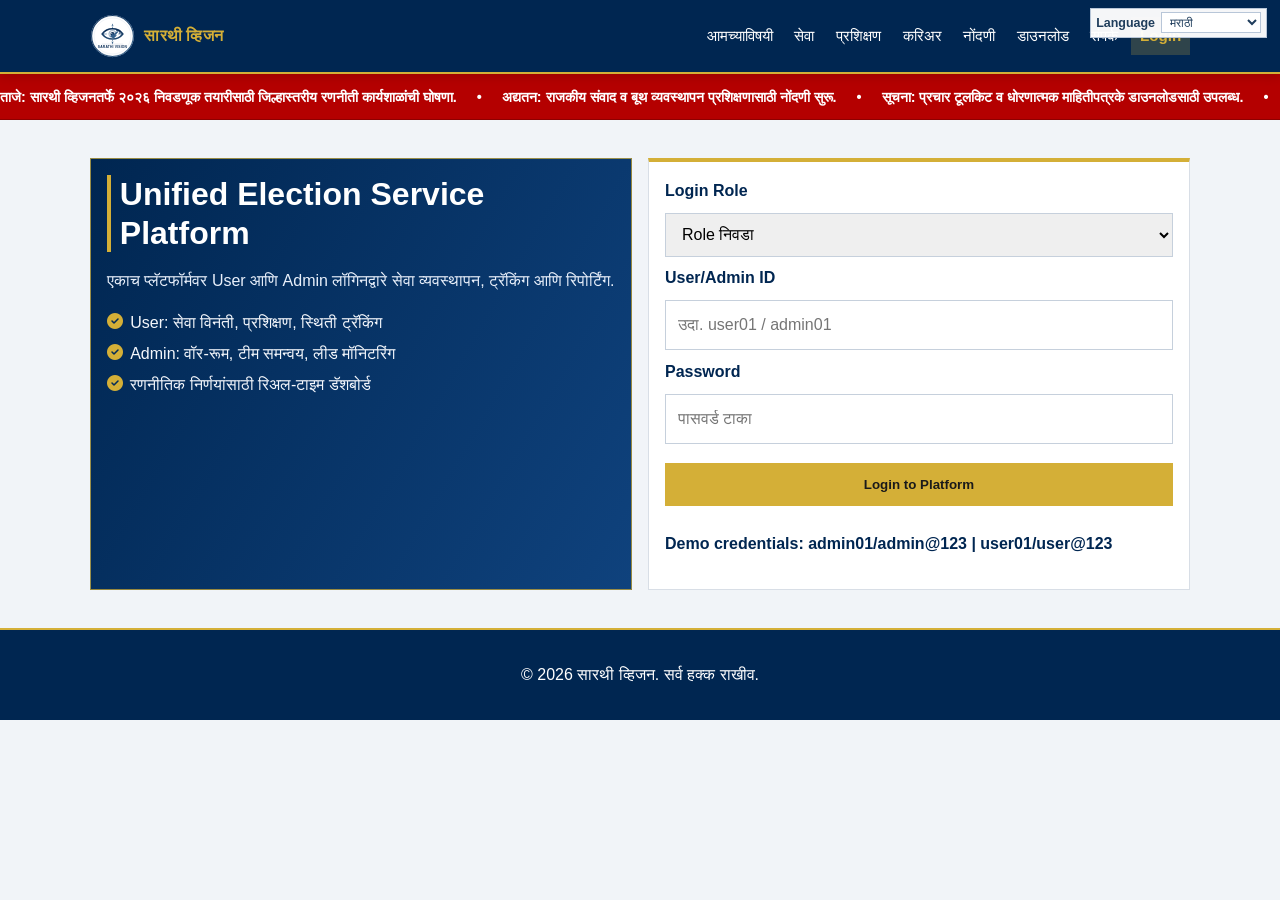
<file: admin.html>
<!DOCTYPE html>
<html lang="mr">
<head>
  <meta charset="UTF-8" />
  <meta name="viewport" content="width=device-width, initial-scale=1.0" />
  <title>Admin Dashboard | सारथी व्हिजन</title>
  <meta name="description" content="Admin Dashboard - सारथी व्हिजन निवडणूक सेवा व्यवस्थापन प्लॅटफॉर्म." />
  <link rel="stylesheet" href="styles.css" />
  <script src="lang.js" defer></script>
</head>
<body>
  <div class="lang-bar" aria-label="Language options"><div class="container lang-wrap"><div class="lang-quick"><button class="lang-btn" type="button" data-lang="en">English</button><button class="lang-btn" type="button" data-lang="hi">हिंदी</button><button class="lang-btn" type="button" data-lang="mr">मराठी</button></div><div class="lang-all"><label class="lang-all-label" for="lang-all">All Indian Languages</label><select id="lang-all" class="lang-select" name="lang-all"><option value="mr">Marathi</option><option value="hi">Hindi</option><option value="en">English</option><option value="bn">Bengali</option><option value="ta">Tamil</option><option value="te">Telugu</option><option value="kn">Kannada</option><option value="ml">Malayalam</option><option value="gu">Gujarati</option><option value="pa">Punjabi</option><option value="or">Odia</option><option value="as">Assamese</option><option value="ur">Urdu</option><option value="sa">Sanskrit</option><option value="kok">Konkani</option><option value="mai">Maithili</option><option value="mni">Manipuri</option><option value="ne">Nepali</option><option value="bodo">Bodo</option><option value="san">Santali</option><option value="dog">Dogri</option><option value="ks">Kashmiri</option></select></div><p class="lang-note" id="lang-note">सध्या मुख्य मजकूर मराठीत उपलब्ध आहे.</p></div></div>

  <header class="top-ticker" aria-label="ताज्या घडामोडी"><div class="ticker-track"><span>ताजे: सारथी व्हिजनतर्फे २०२६ निवडणूक तयारीसाठी जिल्हास्तरीय रणनीती कार्यशाळांची घोषणा.</span><span>•</span><span>अद्यतन: राजकीय संवाद व बूथ व्यवस्थापन प्रशिक्षणासाठी नोंदणी सुरू.</span><span>•</span><span>सूचना: प्रचार टूलकिट व धोरणात्मक माहितीपत्रके डाउनलोडसाठी उपलब्ध.</span><span>•</span></div></header>
  <nav class="site-nav" aria-label="मुख्य नेव्हिगेशन">
    <div class="container nav-wrap">
      <a class="brand" href="index.html"><img class="site-logo" src="logo.svg" alt="Sarathi Vision Logo" /> <span>सारथी व्हिजन</span></a>
      <ul class="nav-links">
        <li><a href="about.html">आमच्याविषयी</a></li>
        <li><a href="services.html">सेवा</a></li>
        <li><a href="training.html">प्रशिक्षण</a></li>
        <li><a href="careers.html">करिअर</a></li>
        <li><a href="registration.html">नोंदणी</a></li>
        <li><a href="downloads.html">डाउनलोड</a></li>
        <li><a href="contact.html">संपर्क</a></li>
        <li><a class="active" href="admin.html">Admin</a></li>
      </ul>
    </div>
  </nav>

  <main>
    <section class="section section-alt">
      <div class="container dashboard-head">
        <h2>Admin Election Service Platform</h2>
        <div class="dashboard-actions">
          <p id="adminWelcome" class="payment-note">Welcome</p>
          <button id="logoutBtn" class="btn" type="button">Logout</button>
        </div>
      </div>
    </section>

    <section class="section">
      <div class="container dashboard-grid">
        <article class="card">
          <h3>Campaign Service Queue</h3>
          <p>नोंदणीकृत सेवा विनंत्या, प्राधान्यक्रम आणि जिल्हानिहाय अंमलबजावणी स्थिती.</p>
          <p><strong>Active Requests:</strong> 148</p>
        </article>
        <article class="card">
          <h3>War-Room Command</h3>
          <p>रिअल-टाइम संदेश मॉनिटरिंग, विरोधी ट्रेंड विश्लेषण आणि निर्णय सूचनांची यादी.</p>
          <p><strong>Live Alerts:</strong> 12</p>
        </article>
        <article class="card">
          <h3>Training & Payment Control</h3>
          <p>प्रशिक्षण नोंदणी, पेमेंट पुष्टीकरण आणि सीट अलॉटमेंट ट्रॅकिंग.</p>
          <p><strong>Confirmed Seats:</strong> 786</p>
        </article>
        <article class="card">
          <h3>Career Talent Pipeline</h3>
          <p>CV सबमिशन, स्क्रिनिंग स्थिती आणि नियुक्तीसाठी प्रादेशिक प्रतिभा पूल.</p>
          <p><strong>New CVs:</strong> 63</p>
        </article>
        <article class="card">
          <h3>District Deployment</h3>
          <p>36 जिल्ह्यांमधील फील्ड कोऑर्डिनेटर वितरण आणि ब्लॉक-स्तरीय उपस्थिती ट्रॅकिंग.</p>
          <p><strong>Field Coordinators Online:</strong> 812</p>
        </article>
        <article class="card">
          <h3>Reports & Downloads</h3>
          <p>दैनिक MIS, सर्वेक्षण रिपोर्ट्स आणि नेतृत्व सादरीकरणासाठी निर्यात पर्याय.</p>
          <a class="btn" href="downloads.html">Open Reports</a>
        </article>
      </div>
    </section>
  </main>

  <footer class="site-footer"><div class="container"><p>© 2026 सारथी व्हिजन. सर्व हक्क राखीव.</p></div></footer>

  <script>
    (function () {
      const role = localStorage.getItem("svRole");
      const user = localStorage.getItem("svUser") || "Admin";
      if (role !== "admin") {
        window.location.href = "login.html";
        return;
      }

      document.getElementById("adminWelcome").textContent = "Welcome, " + user;
      document.getElementById("logoutBtn").addEventListener("click", function () {
        localStorage.removeItem("svRole");
        localStorage.removeItem("svUser");
        window.location.href = "login.html";
      });
    })();
  </script>
</body>
</html>
</file>
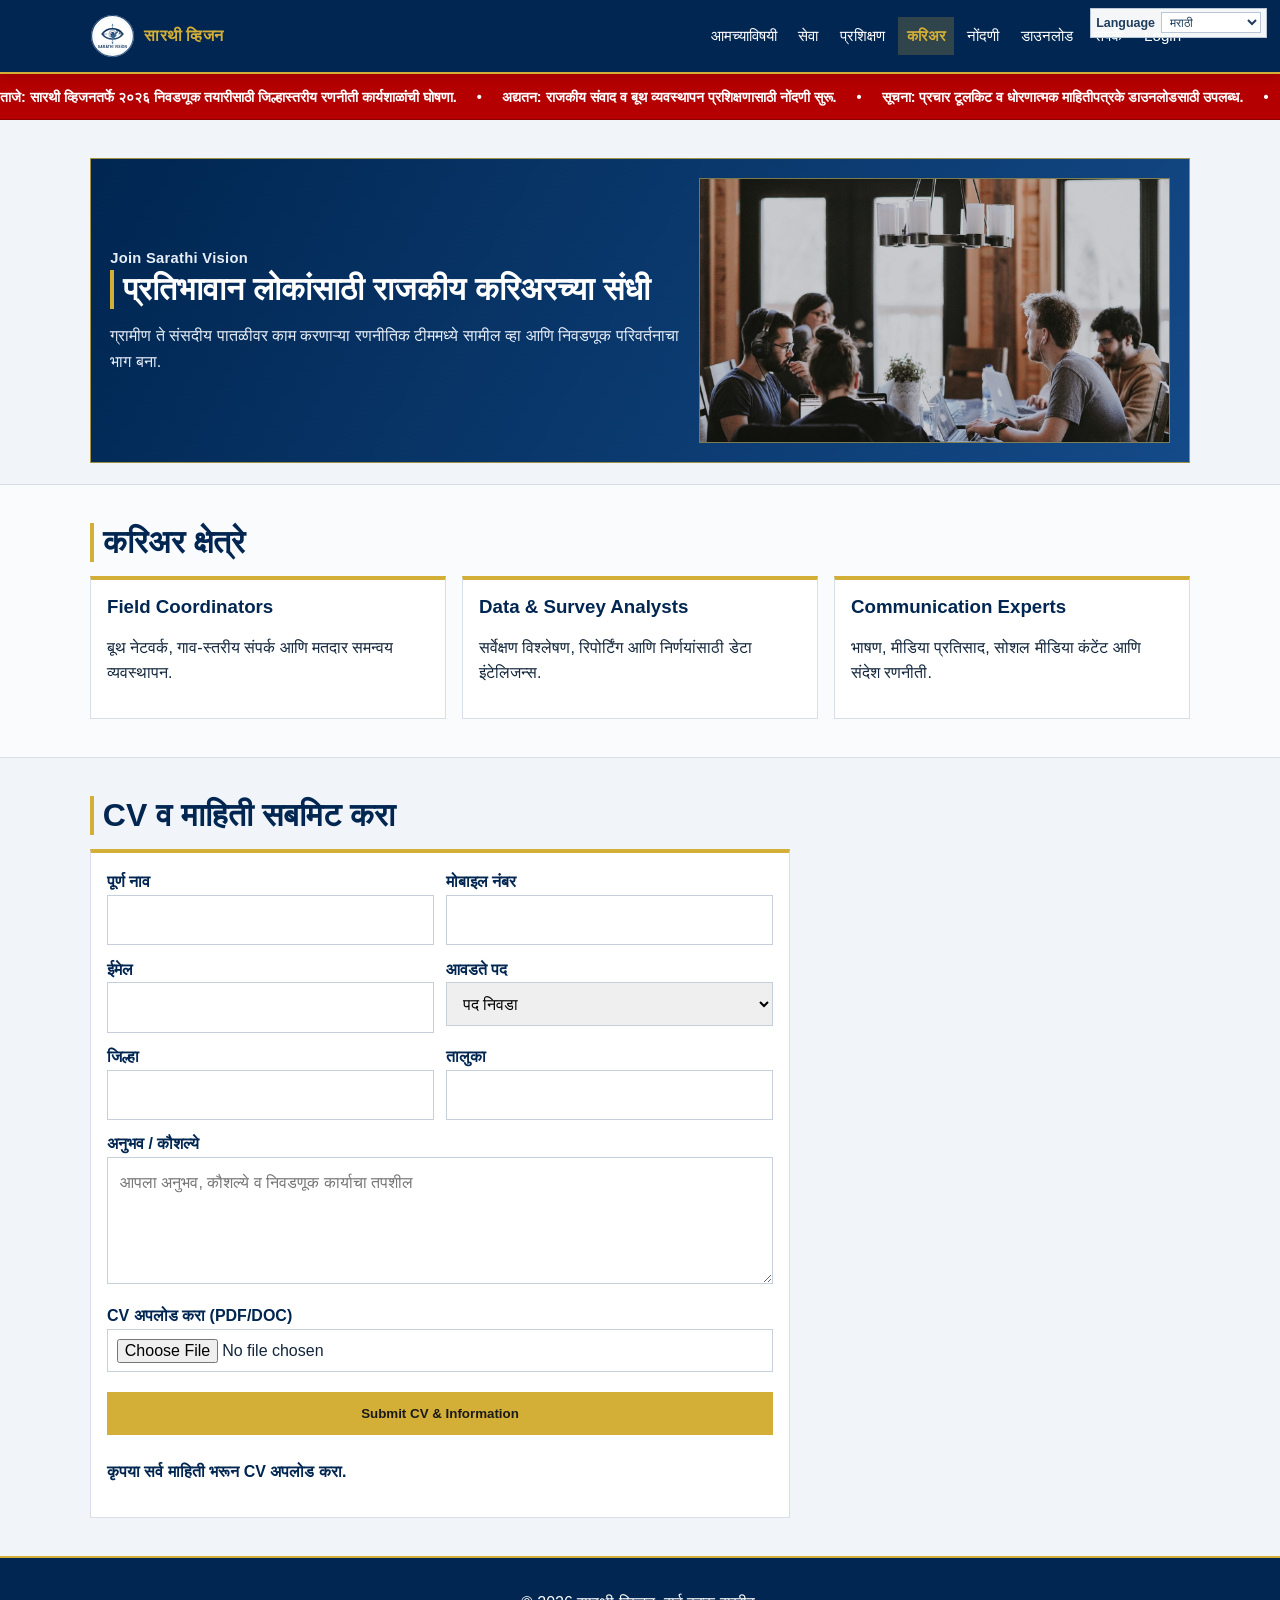
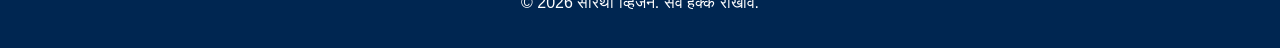
<file: careers.html>
<!DOCTYPE html>
<html lang="mr">
<head>
  <meta charset="UTF-8" />
  <meta name="viewport" content="width=device-width, initial-scale=1.0" />
  <title>करिअर | सारथी व्हिजन</title>
  <meta name="description" content="सारथी व्हिजन करिअर: प्रतिभावान व्यक्तींना संधी, CV सबमिशन आणि माहिती नोंदणी." />
  <link rel="stylesheet" href="styles.css" />
  <script src="lang.js" defer></script>
</head>
<body>
  <div class="lang-bar" aria-label="Language options"><div class="container lang-wrap"><div class="lang-quick"><button class="lang-btn" type="button" data-lang="en">English</button><button class="lang-btn" type="button" data-lang="hi">हिंदी</button><button class="lang-btn" type="button" data-lang="mr">मराठी</button></div><div class="lang-all"><label class="lang-all-label" for="lang-all">All Indian Languages</label><select id="lang-all" class="lang-select" name="lang-all"><option value="mr">Marathi</option><option value="hi">Hindi</option><option value="en">English</option><option value="bn">Bengali</option><option value="ta">Tamil</option><option value="te">Telugu</option><option value="kn">Kannada</option><option value="ml">Malayalam</option><option value="gu">Gujarati</option><option value="pa">Punjabi</option><option value="or">Odia</option><option value="as">Assamese</option><option value="ur">Urdu</option><option value="sa">Sanskrit</option><option value="kok">Konkani</option><option value="mai">Maithili</option><option value="mni">Manipuri</option><option value="ne">Nepali</option><option value="bodo">Bodo</option><option value="san">Santali</option><option value="dog">Dogri</option><option value="ks">Kashmiri</option></select></div><p class="lang-note" id="lang-note">सध्या मुख्य मजकूर मराठीत उपलब्ध आहे.</p></div></div>

  <header class="top-ticker" aria-label="ताज्या घडामोडी"><div class="ticker-track"><span>ताजे: सारथी व्हिजनतर्फे २०२६ निवडणूक तयारीसाठी जिल्हास्तरीय रणनीती कार्यशाळांची घोषणा.</span><span>•</span><span>अद्यतन: राजकीय संवाद व बूथ व्यवस्थापन प्रशिक्षणासाठी नोंदणी सुरू.</span><span>•</span><span>सूचना: प्रचार टूलकिट व धोरणात्मक माहितीपत्रके डाउनलोडसाठी उपलब्ध.</span><span>•</span></div></header>
  <nav class="site-nav" aria-label="मुख्य नेव्हिगेशन">
    <div class="container nav-wrap">
      <a class="brand" href="index.html"><img class="site-logo" src="logo.svg" alt="Sarathi Vision Logo" /> <span>सारथी व्हिजन</span></a>
      <ul class="nav-links">
        <li><a href="about.html">आमच्याविषयी</a></li>
        <li><a href="services.html">सेवा</a></li>
        <li><a href="training.html">प्रशिक्षण</a></li>
        <li><a class="active" href="careers.html">करिअर</a></li>
        <li><a href="registration.html">नोंदणी</a></li>
        <li><a href="downloads.html">डाउनलोड</a></li>
        <li><a href="contact.html">संपर्क</a></li>
        <li><a href="login.html">Login</a></li>
      </ul>
    </div>
  </nav>

  <main>
    <section class="section service-banner">
      <div class="container service-banner-grid">
        <div>
          <p class="eyebrow">Join Sarathi Vision</p>
          <h2>प्रतिभावान लोकांसाठी राजकीय करिअरच्या संधी</h2>
          <p>ग्रामीण ते संसदीय पातळीवर काम करणाऱ्या रणनीतिक टीममध्ये सामील व्हा आणि निवडणूक परिवर्तनाचा भाग बना.</p>
        </div>
        <img src="assets/images/careers-banner.jpg" alt="सारथी व्हिजन टीममध्ये सामील होणारे तरुण" loading="lazy" />
      </div>
    </section>

    <section class="section section-alt">
      <div class="container">
        <h2>करिअर क्षेत्रे</h2>
        <div class="grid-cards">
          <article class="card"><h3>Field Coordinators</h3><p>बूथ नेटवर्क, गाव-स्तरीय संपर्क आणि मतदार समन्वय व्यवस्थापन.</p></article>
          <article class="card"><h3>Data & Survey Analysts</h3><p>सर्वेक्षण विश्लेषण, रिपोर्टिंग आणि निर्णयांसाठी डेटा इंटेलिजन्स.</p></article>
          <article class="card"><h3>Communication Experts</h3><p>भाषण, मीडिया प्रतिसाद, सोशल मीडिया कंटेंट आणि संदेश रणनीती.</p></article>
        </div>
      </div>
    </section>

    <section class="section">
      <div class="container">
        <h2>CV व माहिती सबमिट करा</h2>
        <form id="careerForm" class="lead-form smart-form" action="#" method="post" enctype="multipart/form-data" novalidate>
          <div class="form-grid">
            <div>
              <label for="career-name">पूर्ण नाव</label>
              <input id="career-name" name="career-name" type="text" required />
            </div>
            <div>
              <label for="career-mobile">मोबाइल नंबर</label>
              <input id="career-mobile" name="career-mobile" type="tel" pattern="[0-9]{10}" required />
            </div>
            <div>
              <label for="career-email">ईमेल</label>
              <input id="career-email" name="career-email" type="email" required />
            </div>
            <div>
              <label for="career-role">आवडते पद</label>
              <select id="career-role" name="career-role" required>
                <option value="">पद निवडा</option>
                <option value="field">Field Coordinator</option>
                <option value="data">Data Analyst</option>
                <option value="communication">Communication Specialist</option>
                <option value="training">Training Associate</option>
              </select>
            </div>
            <div>
              <label for="career-jilha">जिल्हा</label>
              <input id="career-jilha" name="career-jilha" type="text" required />
            </div>
            <div>
              <label for="career-taluka">तालुका</label>
              <input id="career-taluka" name="career-taluka" type="text" required />
            </div>
            <div class="full">
              <label for="career-exp">अनुभव / कौशल्ये</label>
              <textarea id="career-exp" name="career-exp" rows="4" placeholder="आपला अनुभव, कौशल्ये व निवडणूक कार्याचा तपशील"></textarea>
            </div>
            <div class="full">
              <label for="career-cv">CV अपलोड करा (PDF/DOC)</label>
              <input id="career-cv" name="career-cv" type="file" accept=".pdf,.doc,.docx" required />
            </div>
          </div>
          <button class="btn" type="submit">Submit CV & Information</button>
          <p id="careerStatus" class="payment-note">कृपया सर्व माहिती भरून CV अपलोड करा.</p>
        </form>
      </div>
    </section>
  </main>

  <footer class="site-footer"><div class="container"><p>© 2026 सारथी व्हिजन. सर्व हक्क राखीव.</p></div></footer>

  <script>
    (function () {
      const form = document.getElementById("careerForm");
      const status = document.getElementById("careerStatus");
      form.addEventListener("submit", function (event) {
        event.preventDefault();
        if (!form.checkValidity()) {
          form.reportValidity();
          return;
        }
        status.textContent = "आपली माहिती आणि CV यशस्वीरीत्या सबमिट झाली आहे. आमची HR टीम लवकरच संपर्क करेल.";
      });
    })();
  </script>
</body>
</html>
</file>
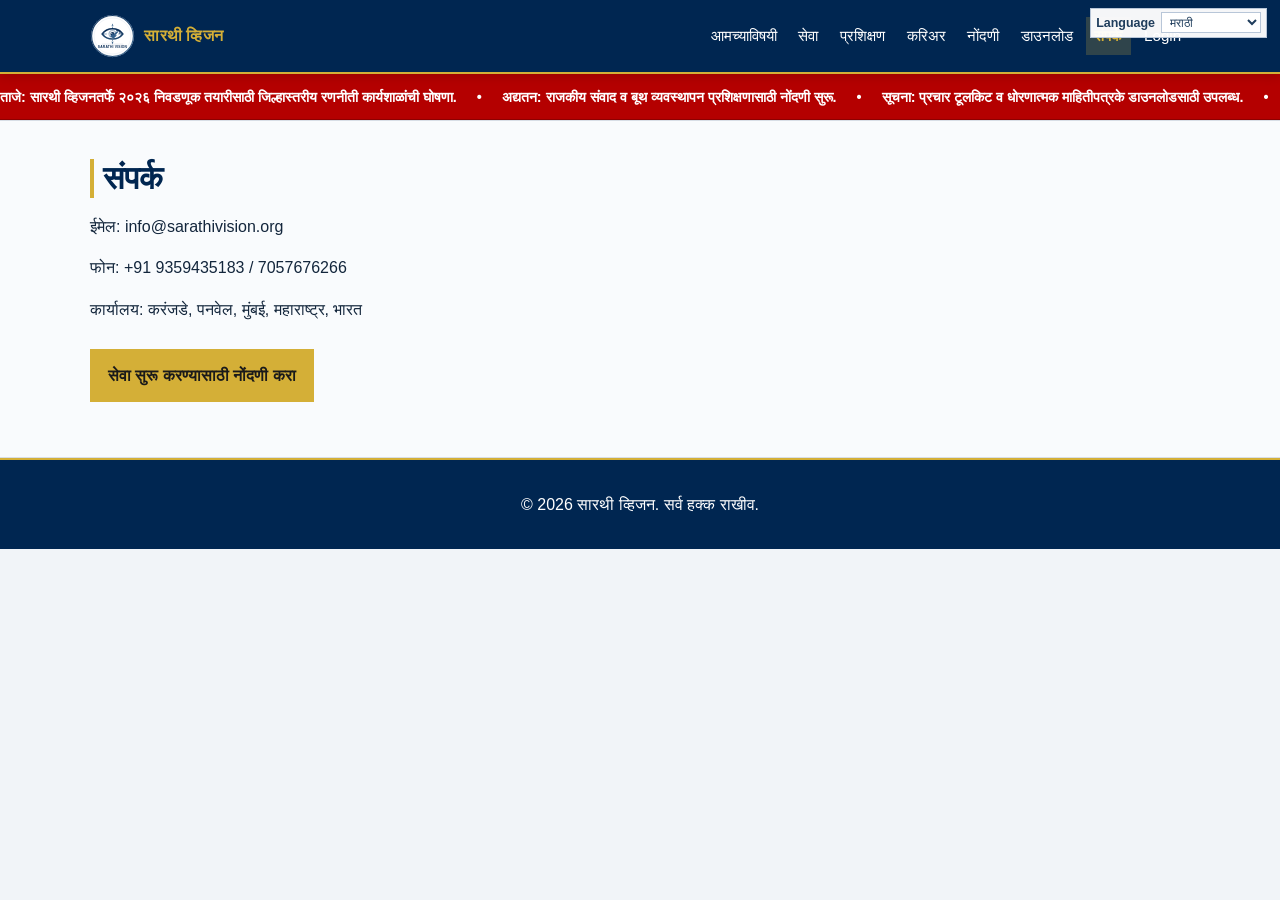
<file: contact.html>
<!DOCTYPE html>
<html lang="mr">
<head>
  <meta charset="UTF-8" />
  <meta name="viewport" content="width=device-width, initial-scale=1.0" />
  <title>संपर्क | सारथी व्हिजन</title>
  <meta name="description" content="सारथी व्हिजनशी संपर्क साधा: ईमेल, फोन आणि कार्यालय पत्ता." />
  <link rel="stylesheet" href="styles.css" />
  <script src="lang.js" defer></script>
</head>
<body>
  <div class="lang-bar" aria-label="Language options"><div class="container lang-wrap"><div class="lang-quick"><button class="lang-btn" type="button" data-lang="en">English</button><button class="lang-btn" type="button" data-lang="hi">हिंदी</button><button class="lang-btn" type="button" data-lang="mr">मराठी</button></div><div class="lang-all"><label class="lang-all-label" for="lang-all">All Indian Languages</label><select id="lang-all" class="lang-select" name="lang-all"><option value="mr">Marathi</option><option value="hi">Hindi</option><option value="en">English</option><option value="bn">Bengali</option><option value="ta">Tamil</option><option value="te">Telugu</option><option value="kn">Kannada</option><option value="ml">Malayalam</option><option value="gu">Gujarati</option><option value="pa">Punjabi</option><option value="or">Odia</option><option value="as">Assamese</option><option value="ur">Urdu</option><option value="sa">Sanskrit</option><option value="kok">Konkani</option><option value="mai">Maithili</option><option value="mni">Manipuri</option><option value="ne">Nepali</option><option value="bodo">Bodo</option><option value="san">Santali</option><option value="dog">Dogri</option><option value="ks">Kashmiri</option></select></div><p class="lang-note" id="lang-note">सध्या मुख्य मजकूर मराठीत उपलब्ध आहे.</p></div></div>

  <header class="top-ticker" aria-label="ताज्या घडामोडी"><div class="ticker-track"><span>ताजे: सारथी व्हिजनतर्फे २०२६ निवडणूक तयारीसाठी जिल्हास्तरीय रणनीती कार्यशाळांची घोषणा.</span><span>•</span><span>अद्यतन: राजकीय संवाद व बूथ व्यवस्थापन प्रशिक्षणासाठी नोंदणी सुरू.</span><span>•</span><span>सूचना: प्रचार टूलकिट व धोरणात्मक माहितीपत्रके डाउनलोडसाठी उपलब्ध.</span><span>•</span></div></header>
  <nav class="site-nav" aria-label="मुख्य नेव्हिगेशन">
    <div class="container nav-wrap">
      <a class="brand" href="index.html"><img class="site-logo" src="logo.svg" alt="Sarathi Vision Logo" /> <span>सारथी व्हिजन</span></a>
      <ul class="nav-links">
        <li><a href="about.html">आमच्याविषयी</a></li>
        <li><a href="services.html">सेवा</a></li>
        <li><a href="training.html">प्रशिक्षण</a></li>
        <li><a href="careers.html">करिअर</a></li>
        <li><a href="registration.html">नोंदणी</a></li>
        <li><a href="downloads.html">डाउनलोड</a></li>
        <li><a class="active" href="contact.html">संपर्क</a></li>
        <li><a href="login.html">Login</a></li>
      </ul>
    </div>
  </nav>

  <main>
    <section class="section section-alt">
      <div class="container">
        <h2>संपर्क</h2>
        <p>ईमेल: info@sarathivision.org</p>
        <p>फोन: +91 9359435183 / 7057676266</p>
        <p>कार्यालय: करंजडे, पनवेल, मुंबई, महाराष्ट्र, भारत</p>
        <p><a class="btn" href="registration.html">सेवा सुरू करण्यासाठी नोंदणी करा</a></p>
      </div>
    </section>
  </main>

  <footer class="site-footer"><div class="container"><p>© 2026 सारथी व्हिजन. सर्व हक्क राखीव.</p></div></footer>
</body>
</html>
</file>
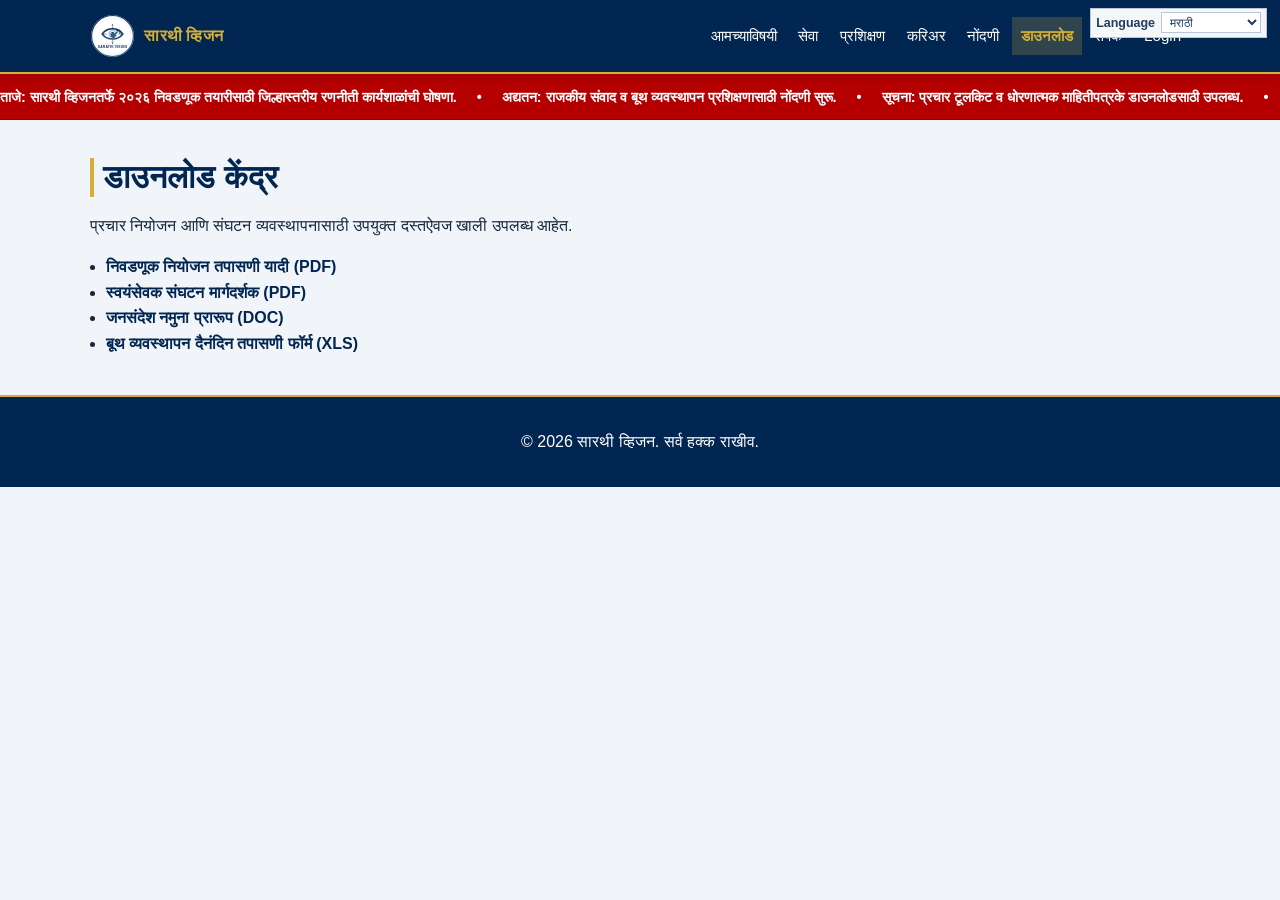
<file: downloads.html>
<!DOCTYPE html>
<html lang="mr">
<head>
  <meta charset="UTF-8" />
  <meta name="viewport" content="width=device-width, initial-scale=1.0" />
  <title>डाउनलोड | सारथी व्हिजन</title>
  <meta name="description" content="प्रचार नियोजन, स्वयंसेवक व्यवस्थापन आणि जनसंदेश संदर्भ साहित्य डाउनलोड करा." />
  <link rel="stylesheet" href="styles.css" />
  <script src="lang.js" defer></script>
</head>
<body>
  <div class="lang-bar" aria-label="Language options"><div class="container lang-wrap"><div class="lang-quick"><button class="lang-btn" type="button" data-lang="en">English</button><button class="lang-btn" type="button" data-lang="hi">हिंदी</button><button class="lang-btn" type="button" data-lang="mr">मराठी</button></div><div class="lang-all"><label class="lang-all-label" for="lang-all">All Indian Languages</label><select id="lang-all" class="lang-select" name="lang-all"><option value="mr">Marathi</option><option value="hi">Hindi</option><option value="en">English</option><option value="bn">Bengali</option><option value="ta">Tamil</option><option value="te">Telugu</option><option value="kn">Kannada</option><option value="ml">Malayalam</option><option value="gu">Gujarati</option><option value="pa">Punjabi</option><option value="or">Odia</option><option value="as">Assamese</option><option value="ur">Urdu</option><option value="sa">Sanskrit</option><option value="kok">Konkani</option><option value="mai">Maithili</option><option value="mni">Manipuri</option><option value="ne">Nepali</option><option value="bodo">Bodo</option><option value="san">Santali</option><option value="dog">Dogri</option><option value="ks">Kashmiri</option></select></div><p class="lang-note" id="lang-note">सध्या मुख्य मजकूर मराठीत उपलब्ध आहे.</p></div></div>

  <header class="top-ticker" aria-label="ताज्या घडामोडी"><div class="ticker-track"><span>ताजे: सारथी व्हिजनतर्फे २०२६ निवडणूक तयारीसाठी जिल्हास्तरीय रणनीती कार्यशाळांची घोषणा.</span><span>•</span><span>अद्यतन: राजकीय संवाद व बूथ व्यवस्थापन प्रशिक्षणासाठी नोंदणी सुरू.</span><span>•</span><span>सूचना: प्रचार टूलकिट व धोरणात्मक माहितीपत्रके डाउनलोडसाठी उपलब्ध.</span><span>•</span></div></header>
  <nav class="site-nav" aria-label="मुख्य नेव्हिगेशन">
    <div class="container nav-wrap">
      <a class="brand" href="index.html"><img class="site-logo" src="logo.svg" alt="Sarathi Vision Logo" /> <span>सारथी व्हिजन</span></a>
      <ul class="nav-links">
        <li><a href="about.html">आमच्याविषयी</a></li>
        <li><a href="services.html">सेवा</a></li>
        <li><a href="training.html">प्रशिक्षण</a></li>
        <li><a href="careers.html">करिअर</a></li>
        <li><a href="registration.html">नोंदणी</a></li>
        <li><a class="active" href="downloads.html">डाउनलोड</a></li>
        <li><a href="contact.html">संपर्क</a></li>
        <li><a href="login.html">Login</a></li>
      </ul>
    </div>
  </nav>

  <main>
    <section class="section">
      <div class="container">
        <h2>डाउनलोड केंद्र</h2>
        <p>प्रचार नियोजन आणि संघटन व्यवस्थापनासाठी उपयुक्त दस्तऐवज खाली उपलब्ध आहेत.</p>
        <ul class="download-list">
          <li><a href="#">निवडणूक नियोजन तपासणी यादी (PDF)</a></li>
          <li><a href="#">स्वयंसेवक संघटन मार्गदर्शक (PDF)</a></li>
          <li><a href="#">जनसंदेश नमुना प्रारूप (DOC)</a></li>
          <li><a href="#">बूथ व्यवस्थापन दैनंदिन तपासणी फॉर्म (XLS)</a></li>
        </ul>
      </div>
    </section>
  </main>

  <footer class="site-footer"><div class="container"><p>© 2026 सारथी व्हिजन. सर्व हक्क राखीव.</p></div></footer>
</body>
</html>
</file>
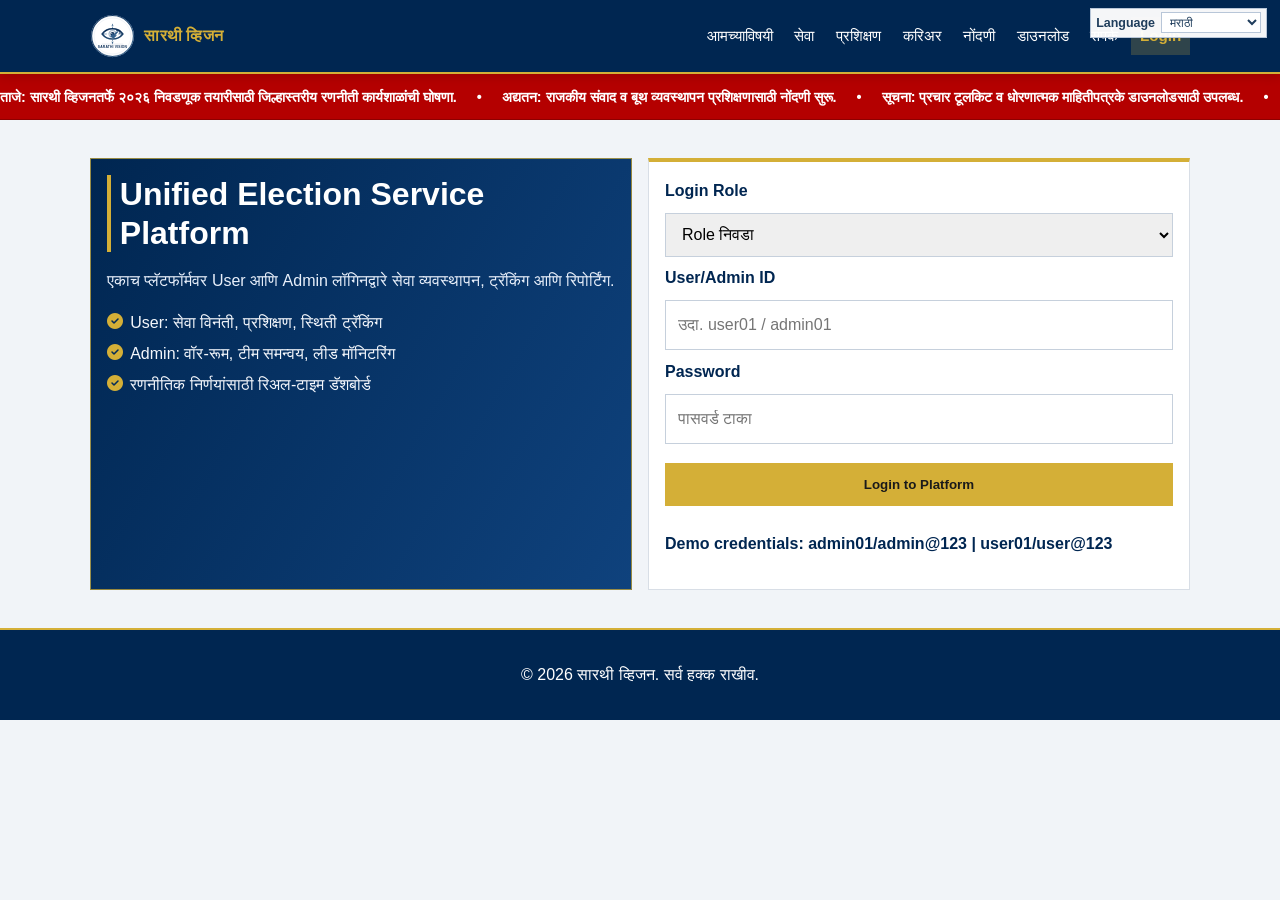
<file: login.html>
<!DOCTYPE html>
<html lang="mr">
<head>
  <meta charset="UTF-8" />
  <meta name="viewport" content="width=device-width, initial-scale=1.0" />
  <title>Login | सारथी व्हिजन</title>
  <meta name="description" content="User आणि Admin लॉगिन - सारथी व्हिजन सेवा प्लॅटफॉर्म प्रवेश." />
  <link rel="stylesheet" href="https://cdnjs.cloudflare.com/ajax/libs/font-awesome/6.5.2/css/all.min.css" referrerpolicy="no-referrer" />
  <link rel="stylesheet" href="styles.css" />
  <script src="lang.js" defer></script>
</head>
<body>
  <div class="lang-bar" aria-label="Language options"><div class="container lang-wrap"><div class="lang-quick"><button class="lang-btn" type="button" data-lang="en">English</button><button class="lang-btn" type="button" data-lang="hi">हिंदी</button><button class="lang-btn" type="button" data-lang="mr">मराठी</button></div><div class="lang-all"><label class="lang-all-label" for="lang-all">All Indian Languages</label><select id="lang-all" class="lang-select" name="lang-all"><option value="mr">Marathi</option><option value="hi">Hindi</option><option value="en">English</option><option value="bn">Bengali</option><option value="ta">Tamil</option><option value="te">Telugu</option><option value="kn">Kannada</option><option value="ml">Malayalam</option><option value="gu">Gujarati</option><option value="pa">Punjabi</option><option value="or">Odia</option><option value="as">Assamese</option><option value="ur">Urdu</option><option value="sa">Sanskrit</option><option value="kok">Konkani</option><option value="mai">Maithili</option><option value="mni">Manipuri</option><option value="ne">Nepali</option><option value="bodo">Bodo</option><option value="san">Santali</option><option value="dog">Dogri</option><option value="ks">Kashmiri</option></select></div><p class="lang-note" id="lang-note">सध्या मुख्य मजकूर मराठीत उपलब्ध आहे.</p></div></div>

  <header class="top-ticker" aria-label="ताज्या घडामोडी"><div class="ticker-track"><span>ताजे: सारथी व्हिजनतर्फे २०२६ निवडणूक तयारीसाठी जिल्हास्तरीय रणनीती कार्यशाळांची घोषणा.</span><span>•</span><span>अद्यतन: राजकीय संवाद व बूथ व्यवस्थापन प्रशिक्षणासाठी नोंदणी सुरू.</span><span>•</span><span>सूचना: प्रचार टूलकिट व धोरणात्मक माहितीपत्रके डाउनलोडसाठी उपलब्ध.</span><span>•</span></div></header>

  <nav class="site-nav" aria-label="मुख्य नेव्हिगेशन">
    <div class="container nav-wrap">
      <a class="brand" href="index.html"><img class="site-logo" src="logo.svg" alt="Sarathi Vision Logo" /> <span>सारथी व्हिजन</span></a>
      <ul class="nav-links">
        <li><a href="about.html">आमच्याविषयी</a></li>
        <li><a href="services.html">सेवा</a></li>
        <li><a href="training.html">प्रशिक्षण</a></li>
        <li><a href="careers.html">करिअर</a></li>
        <li><a href="registration.html">नोंदणी</a></li>
        <li><a href="downloads.html">डाउनलोड</a></li>
        <li><a href="contact.html">संपर्क</a></li>
        <li><a class="active" href="login.html">Login</a></li>
      </ul>
    </div>
  </nav>

  <main>
    <section class="section">
      <div class="container auth-wrap">
        <div class="auth-intro">
          <h2>Unified Election Service Platform</h2>
          <p>एकाच प्लॅटफॉर्मवर User आणि Admin लॉगिनद्वारे सेवा व्यवस्थापन, ट्रॅकिंग आणि रिपोर्टिंग.</p>
          <ul class="hero-points">
            <li><i class="fa-solid fa-circle-check" aria-hidden="true"></i> User: सेवा विनंती, प्रशिक्षण, स्थिती ट्रॅकिंग</li>
            <li><i class="fa-solid fa-circle-check" aria-hidden="true"></i> Admin: वॉर-रूम, टीम समन्वय, लीड मॉनिटरिंग</li>
            <li><i class="fa-solid fa-circle-check" aria-hidden="true"></i> रणनीतिक निर्णयांसाठी रिअल-टाइम डॅशबोर्ड</li>
          </ul>
        </div>

        <form id="roleLoginForm" class="lead-form auth-form" action="#" method="post" novalidate>
          <label for="login-role">Login Role</label>
          <select id="login-role" name="login-role" required>
            <option value="">Role निवडा</option>
            <option value="user">User</option>
            <option value="admin">Admin</option>
          </select>

          <label for="login-id">User/Admin ID</label>
          <input id="login-id" name="login-id" type="text" placeholder="उदा. user01 / admin01" required />

          <label for="login-password">Password</label>
          <input id="login-password" name="login-password" type="password" placeholder="पासवर्ड टाका" required />

          <button class="btn" type="submit">Login to Platform</button>
          <p id="loginStatus" class="payment-note">Demo credentials: admin01/admin@123 | user01/user@123</p>
        </form>
      </div>
    </section>
  </main>

  <footer class="site-footer"><div class="container"><p>© 2026 सारथी व्हिजन. सर्व हक्क राखीव.</p></div></footer>

  <script>
    (function () {
      const allowed = {
        admin: { id: "admin01", pass: "admin@123" },
        user: { id: "user01", pass: "user@123" }
      };

      const form = document.getElementById("roleLoginForm");
      const status = document.getElementById("loginStatus");

      form.addEventListener("submit", function (event) {
        event.preventDefault();
        if (!form.checkValidity()) {
          form.reportValidity();
          return;
        }

        const role = document.getElementById("login-role").value;
        const id = document.getElementById("login-id").value.trim();
        const pass = document.getElementById("login-password").value;
        const valid = allowed[role] && allowed[role].id === id && allowed[role].pass === pass;

        if (!valid) {
          status.textContent = "अवैध क्रेडेन्शियल्स. कृपया योग्य Role, ID आणि Password वापरा.";
          return;
        }

        localStorage.setItem("svRole", role);
        localStorage.setItem("svUser", id);
        status.textContent = "Login successful. Redirecting...";

        setTimeout(function () {
          window.location.href = role === "admin" ? "admin.html" : "user.html";
        }, 350);
      });
    })();
  </script>
</body>
</html>
</file>
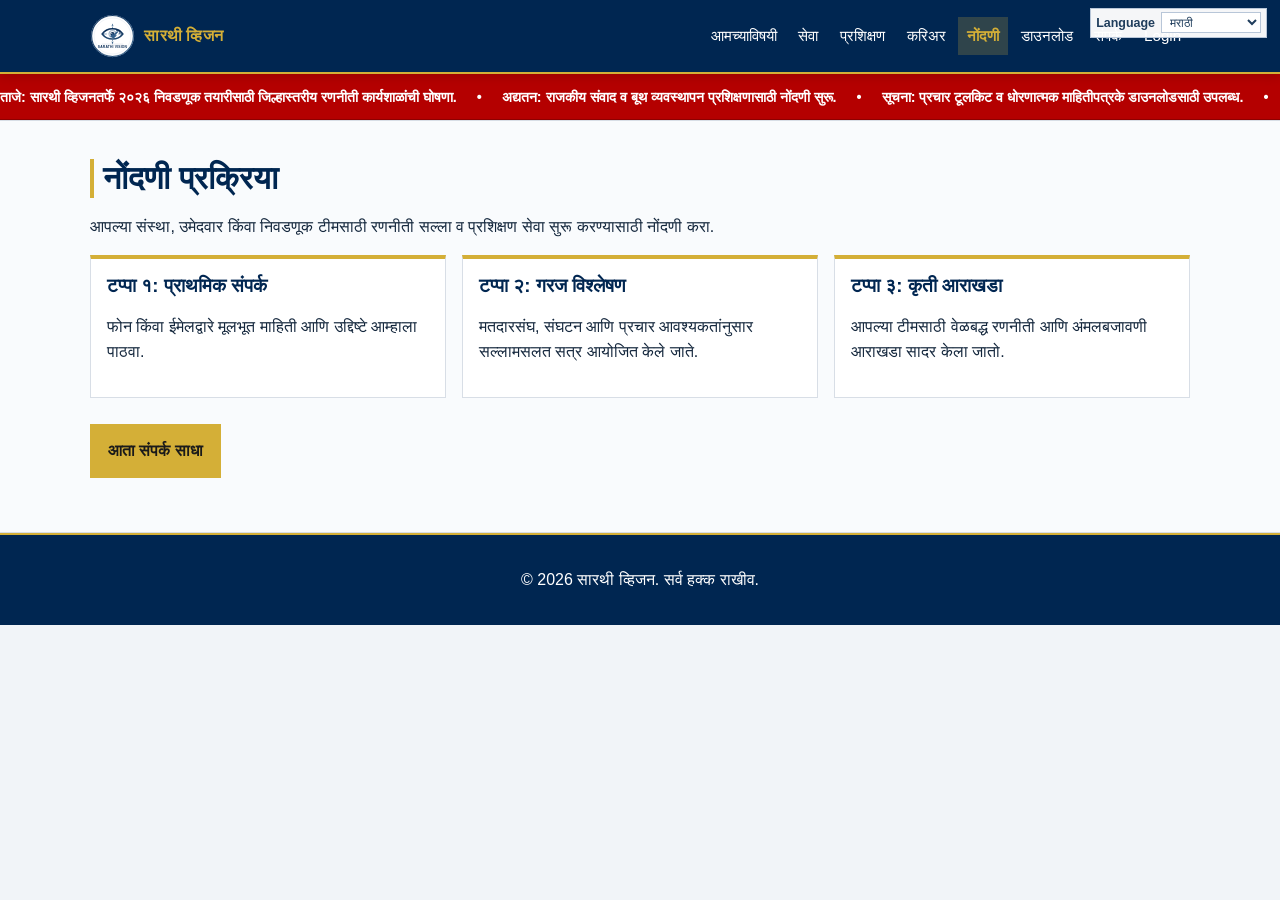
<file: registration.html>
<!DOCTYPE html>
<html lang="mr">
<head>
  <meta charset="UTF-8" />
  <meta name="viewport" content="width=device-width, initial-scale=1.0" />
  <title>नोंदणी | सारथी व्हिजन</title>
  <meta name="description" content="रणनीती सल्ला, प्रशिक्षण आणि निवडणूक व्यवस्थापन सेवांसाठी नोंदणी." />
  <link rel="stylesheet" href="styles.css" />
  <script src="lang.js" defer></script>
</head>
<body>
  <div class="lang-bar" aria-label="Language options"><div class="container lang-wrap"><div class="lang-quick"><button class="lang-btn" type="button" data-lang="en">English</button><button class="lang-btn" type="button" data-lang="hi">हिंदी</button><button class="lang-btn" type="button" data-lang="mr">मराठी</button></div><div class="lang-all"><label class="lang-all-label" for="lang-all">All Indian Languages</label><select id="lang-all" class="lang-select" name="lang-all"><option value="mr">Marathi</option><option value="hi">Hindi</option><option value="en">English</option><option value="bn">Bengali</option><option value="ta">Tamil</option><option value="te">Telugu</option><option value="kn">Kannada</option><option value="ml">Malayalam</option><option value="gu">Gujarati</option><option value="pa">Punjabi</option><option value="or">Odia</option><option value="as">Assamese</option><option value="ur">Urdu</option><option value="sa">Sanskrit</option><option value="kok">Konkani</option><option value="mai">Maithili</option><option value="mni">Manipuri</option><option value="ne">Nepali</option><option value="bodo">Bodo</option><option value="san">Santali</option><option value="dog">Dogri</option><option value="ks">Kashmiri</option></select></div><p class="lang-note" id="lang-note">सध्या मुख्य मजकूर मराठीत उपलब्ध आहे.</p></div></div>

  <header class="top-ticker" aria-label="ताज्या घडामोडी"><div class="ticker-track"><span>ताजे: सारथी व्हिजनतर्फे २०२६ निवडणूक तयारीसाठी जिल्हास्तरीय रणनीती कार्यशाळांची घोषणा.</span><span>•</span><span>अद्यतन: राजकीय संवाद व बूथ व्यवस्थापन प्रशिक्षणासाठी नोंदणी सुरू.</span><span>•</span><span>सूचना: प्रचार टूलकिट व धोरणात्मक माहितीपत्रके डाउनलोडसाठी उपलब्ध.</span><span>•</span></div></header>
  <nav class="site-nav" aria-label="मुख्य नेव्हिगेशन">
    <div class="container nav-wrap">
      <a class="brand" href="index.html"><img class="site-logo" src="logo.svg" alt="Sarathi Vision Logo" /> <span>सारथी व्हिजन</span></a>
      <ul class="nav-links">
        <li><a href="about.html">आमच्याविषयी</a></li>
        <li><a href="services.html">सेवा</a></li>
        <li><a href="training.html">प्रशिक्षण</a></li>
        <li><a href="careers.html">करिअर</a></li>
        <li><a class="active" href="registration.html">नोंदणी</a></li>
        <li><a href="downloads.html">डाउनलोड</a></li>
        <li><a href="contact.html">संपर्क</a></li>
        <li><a href="login.html">Login</a></li>
      </ul>
    </div>
  </nav>

  <main>
    <section class="section section-alt">
      <div class="container">
        <h2>नोंदणी प्रक्रिया</h2>
        <p>आपल्या संस्था, उमेदवार किंवा निवडणूक टीमसाठी रणनीती सल्ला व प्रशिक्षण सेवा सुरू करण्यासाठी नोंदणी करा.</p>
        <div class="grid-cards">
          <article class="card"><h3>टप्पा १: प्राथमिक संपर्क</h3><p>फोन किंवा ईमेलद्वारे मूलभूत माहिती आणि उद्दिष्टे आम्हाला पाठवा.</p></article>
          <article class="card"><h3>टप्पा २: गरज विश्लेषण</h3><p>मतदारसंघ, संघटन आणि प्रचार आवश्यकतांनुसार सल्लामसलत सत्र आयोजित केले जाते.</p></article>
          <article class="card"><h3>टप्पा ३: कृती आराखडा</h3><p>आपल्या टीमसाठी वेळबद्ध रणनीती आणि अंमलबजावणी आराखडा सादर केला जातो.</p></article>
        </div>
        <p><a class="btn" href="contact.html">आता संपर्क साधा</a></p>
      </div>
    </section>
  </main>

  <footer class="site-footer"><div class="container"><p>© 2026 सारथी व्हिजन. सर्व हक्क राखीव.</p></div></footer>
</body>
</html>
</file>
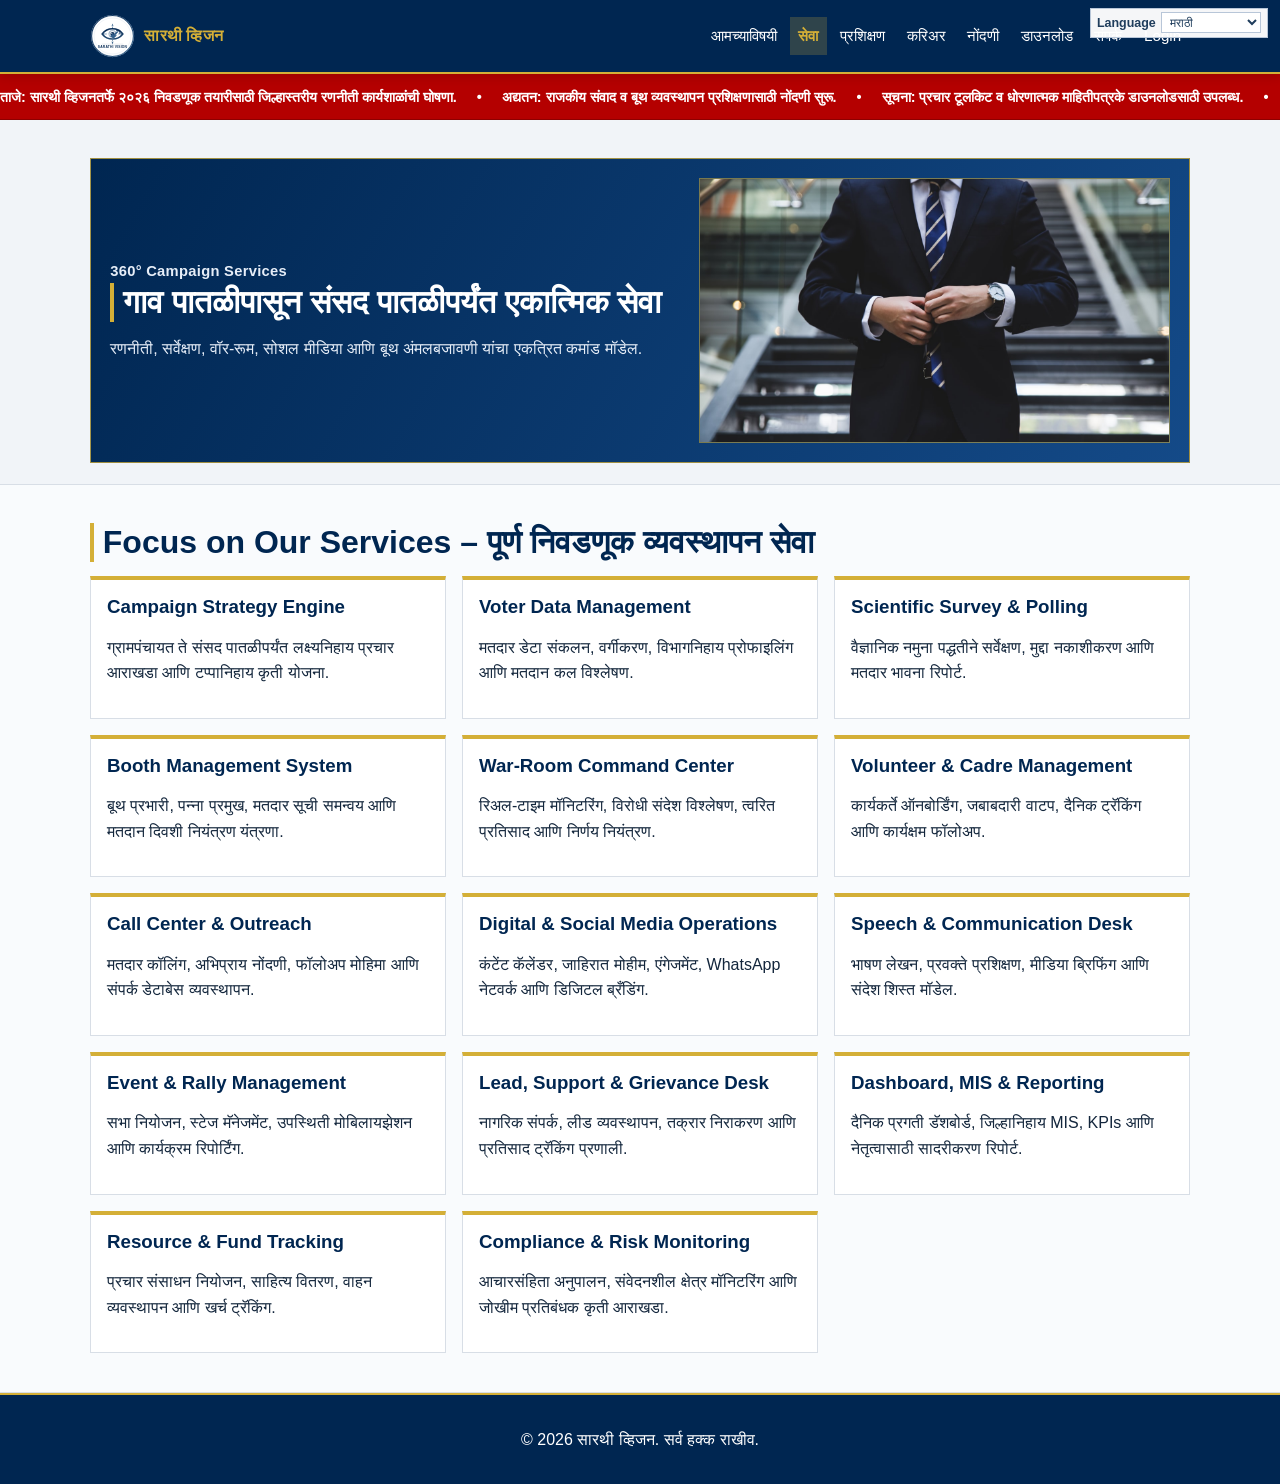
<file: services.html>
<!DOCTYPE html>
<html lang="mr">
<head>
  <meta charset="UTF-8" />
  <meta name="viewport" content="width=device-width, initial-scale=1.0" />
  <title>सेवा | सारथी व्हिजन</title>
  <meta name="description" content="प्रचार रणनीती, जनसंवाद व्यवस्थापन आणि मैदानी अभियान संचालन या प्रमुख सेवा." />
  <link rel="stylesheet" href="styles.css" />
  <script src="lang.js" defer></script>
</head>
<body>
  <div class="lang-bar" aria-label="Language options"><div class="container lang-wrap"><div class="lang-quick"><button class="lang-btn" type="button" data-lang="en">English</button><button class="lang-btn" type="button" data-lang="hi">हिंदी</button><button class="lang-btn" type="button" data-lang="mr">मराठी</button></div><div class="lang-all"><label class="lang-all-label" for="lang-all">All Indian Languages</label><select id="lang-all" class="lang-select" name="lang-all"><option value="mr">Marathi</option><option value="hi">Hindi</option><option value="en">English</option><option value="bn">Bengali</option><option value="ta">Tamil</option><option value="te">Telugu</option><option value="kn">Kannada</option><option value="ml">Malayalam</option><option value="gu">Gujarati</option><option value="pa">Punjabi</option><option value="or">Odia</option><option value="as">Assamese</option><option value="ur">Urdu</option><option value="sa">Sanskrit</option><option value="kok">Konkani</option><option value="mai">Maithili</option><option value="mni">Manipuri</option><option value="ne">Nepali</option><option value="bodo">Bodo</option><option value="san">Santali</option><option value="dog">Dogri</option><option value="ks">Kashmiri</option></select></div><p class="lang-note" id="lang-note">सध्या मुख्य मजकूर मराठीत उपलब्ध आहे.</p></div></div>

  <header class="top-ticker" aria-label="ताज्या घडामोडी"><div class="ticker-track"><span>ताजे: सारथी व्हिजनतर्फे २०२६ निवडणूक तयारीसाठी जिल्हास्तरीय रणनीती कार्यशाळांची घोषणा.</span><span>•</span><span>अद्यतन: राजकीय संवाद व बूथ व्यवस्थापन प्रशिक्षणासाठी नोंदणी सुरू.</span><span>•</span><span>सूचना: प्रचार टूलकिट व धोरणात्मक माहितीपत्रके डाउनलोडसाठी उपलब्ध.</span><span>•</span></div></header>
  <nav class="site-nav" aria-label="मुख्य नेव्हिगेशन">
    <div class="container nav-wrap">
      <a class="brand" href="index.html"><img class="site-logo" src="logo.svg" alt="Sarathi Vision Logo" /> <span>सारथी व्हिजन</span></a>
      <ul class="nav-links">
        <li><a href="about.html">आमच्याविषयी</a></li>
        <li><a class="active" href="services.html">सेवा</a></li>
        <li><a href="training.html">प्रशिक्षण</a></li>
        <li><a href="careers.html">करिअर</a></li>
        <li><a href="registration.html">नोंदणी</a></li>
        <li><a href="downloads.html">डाउनलोड</a></li>
        <li><a href="contact.html">संपर्क</a></li>
        <li><a href="login.html">Login</a></li>
      </ul>
    </div>
  </nav>

  <main>
    <section class="section service-banner">
      <div class="container service-banner-grid">
        <div>
          <p class="eyebrow">360° Campaign Services</p>
          <h2>गाव पातळीपासून संसद पातळीपर्यंत एकात्मिक सेवा</h2>
          <p>रणनीती, सर्वेक्षण, वॉर-रूम, सोशल मीडिया आणि बूथ अंमलबजावणी यांचा एकत्रित कमांड मॉडेल.</p>
        </div>
        <img src="assets/images/services-banner.jpg" alt="राजकीय सल्लागार टीमचे रणनीती नेतृत्व" loading="lazy" />
      </div>
    </section>

    <section class="section section-alt">
      <div class="container">
        <h2>Focus on Our Services – पूर्ण निवडणूक व्यवस्थापन सेवा</h2>
        <div class="grid-cards">
          <article class="card"><h3>Campaign Strategy Engine</h3><p>ग्रामपंचायत ते संसद पातळीपर्यंत लक्ष्यनिहाय प्रचार आराखडा आणि टप्पानिहाय कृती योजना.</p></article>
          <article class="card"><h3>Voter Data Management</h3><p>मतदार डेटा संकलन, वर्गीकरण, विभागनिहाय प्रोफाइलिंग आणि मतदान कल विश्लेषण.</p></article>
          <article class="card"><h3>Scientific Survey & Polling</h3><p>वैज्ञानिक नमुना पद्धतीने सर्वेक्षण, मुद्दा नकाशीकरण आणि मतदार भावना रिपोर्ट.</p></article>
          <article class="card"><h3>Booth Management System</h3><p>बूथ प्रभारी, पन्ना प्रमुख, मतदार सूची समन्वय आणि मतदान दिवशी नियंत्रण यंत्रणा.</p></article>
          <article class="card"><h3>War-Room Command Center</h3><p>रिअल-टाइम मॉनिटरिंग, विरोधी संदेश विश्लेषण, त्वरित प्रतिसाद आणि निर्णय नियंत्रण.</p></article>
          <article class="card"><h3>Volunteer & Cadre Management</h3><p>कार्यकर्ते ऑनबोर्डिंग, जबाबदारी वाटप, दैनिक ट्रॅकिंग आणि कार्यक्षम फॉलोअप.</p></article>
          <article class="card"><h3>Call Center & Outreach</h3><p>मतदार कॉलिंग, अभिप्राय नोंदणी, फॉलोअप मोहिमा आणि संपर्क डेटाबेस व्यवस्थापन.</p></article>
          <article class="card"><h3>Digital & Social Media Operations</h3><p>कंटेंट कॅलेंडर, जाहिरात मोहीम, एंगेजमेंट, WhatsApp नेटवर्क आणि डिजिटल ब्रँडिंग.</p></article>
          <article class="card"><h3>Speech & Communication Desk</h3><p>भाषण लेखन, प्रवक्ते प्रशिक्षण, मीडिया ब्रिफिंग आणि संदेश शिस्त मॉडेल.</p></article>
          <article class="card"><h3>Event & Rally Management</h3><p>सभा नियोजन, स्टेज मॅनेजमेंट, उपस्थिती मोबिलायझेशन आणि कार्यक्रम रिपोर्टिंग.</p></article>
          <article class="card"><h3>Lead, Support & Grievance Desk</h3><p>नागरिक संपर्क, लीड व्यवस्थापन, तक्रार निराकरण आणि प्रतिसाद ट्रॅकिंग प्रणाली.</p></article>
          <article class="card"><h3>Dashboard, MIS & Reporting</h3><p>दैनिक प्रगती डॅशबोर्ड, जिल्हानिहाय MIS, KPIs आणि नेतृत्वासाठी सादरीकरण रिपोर्ट.</p></article>
          <article class="card"><h3>Resource & Fund Tracking</h3><p>प्रचार संसाधन नियोजन, साहित्य वितरण, वाहन व्यवस्थापन आणि खर्च ट्रॅकिंग.</p></article>
          <article class="card"><h3>Compliance & Risk Monitoring</h3><p>आचारसंहिता अनुपालन, संवेदनशील क्षेत्र मॉनिटरिंग आणि जोखीम प्रतिबंधक कृती आराखडा.</p></article>
        </div>
      </div>
    </section>
  </main>

  <footer class="site-footer"><div class="container"><p>© 2026 सारथी व्हिजन. सर्व हक्क राखीव.</p></div></footer>
</body>
</html>
</file>
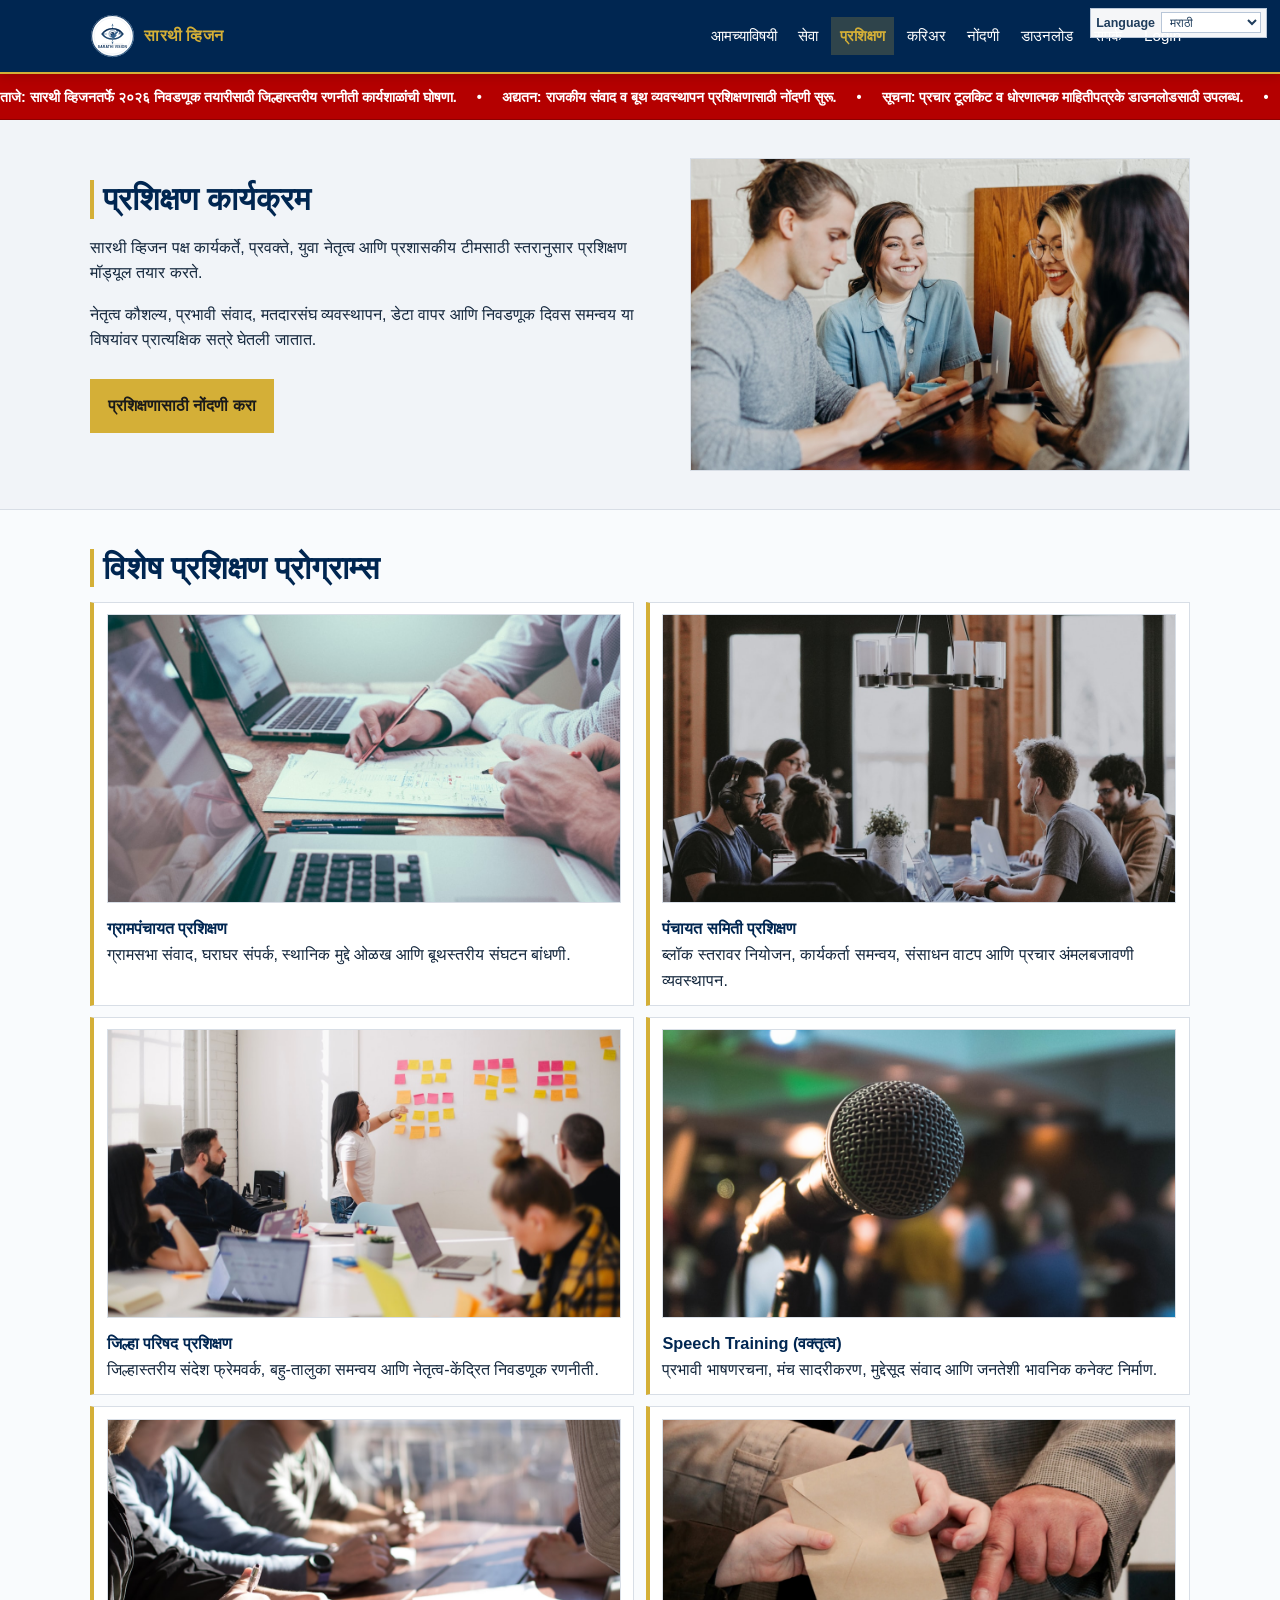
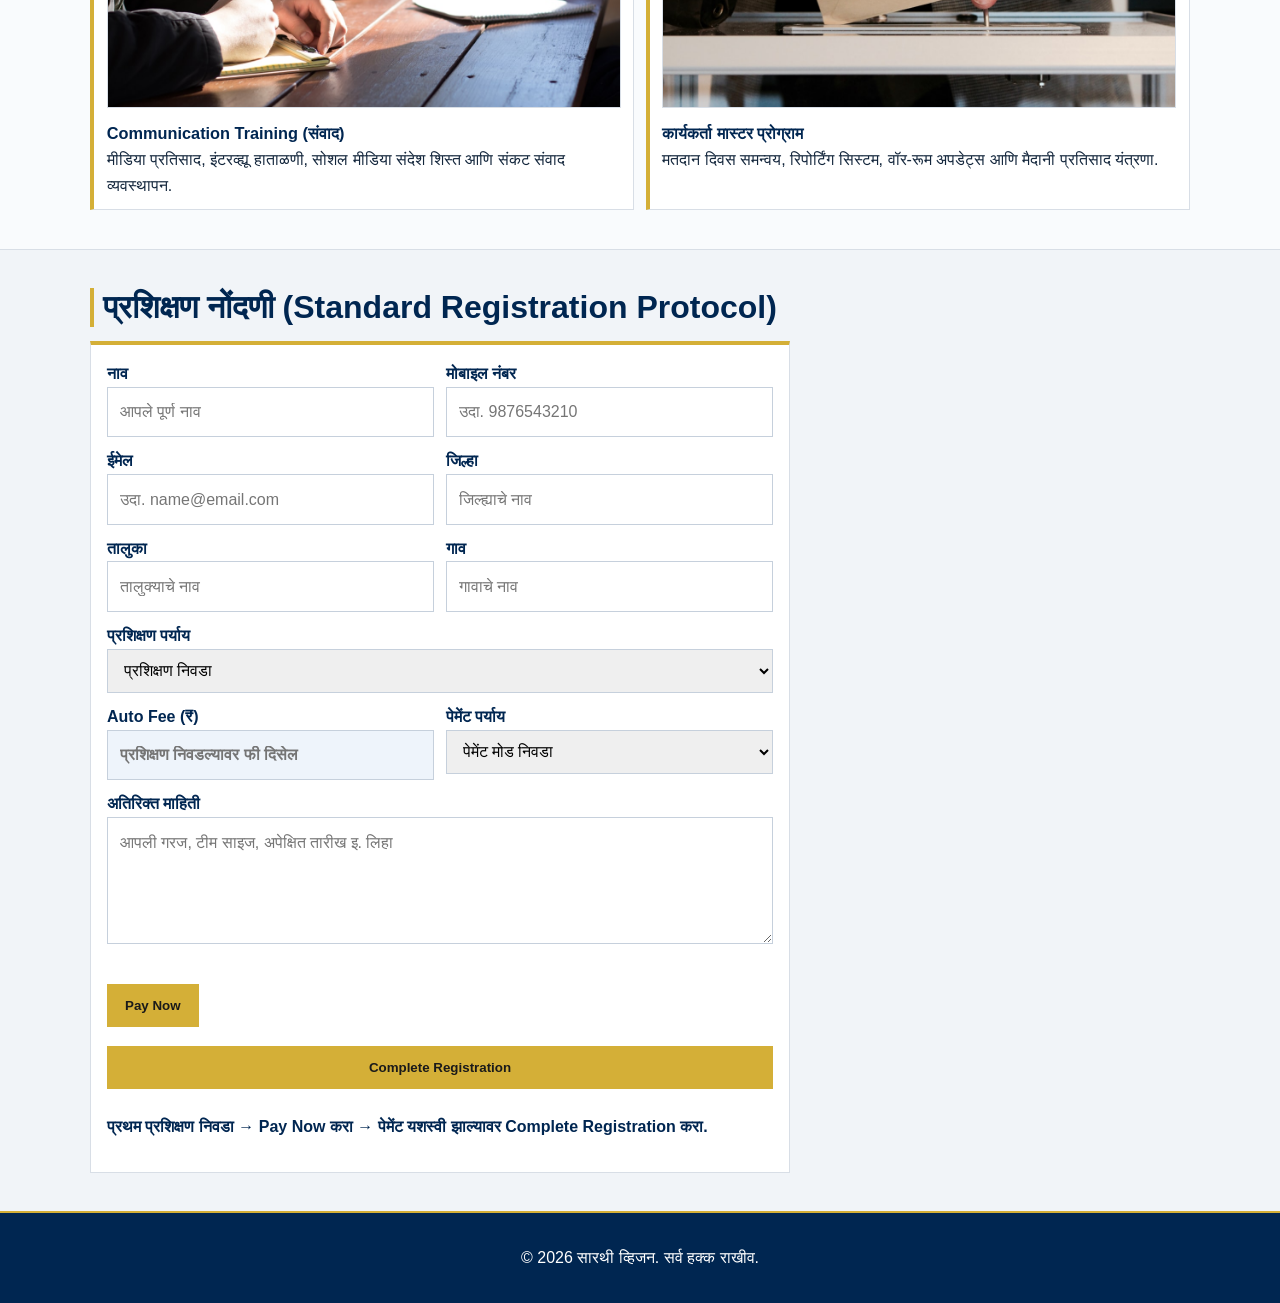
<file: training.html>
<!DOCTYPE html>
<html lang="mr">
<head>
  <meta charset="UTF-8" />
  <meta name="viewport" content="width=device-width, initial-scale=1.0" />
  <title>प्रशिक्षण | सारथी व्हिजन</title>
  <meta name="description" content="राजकीय नेतृत्व, प्रवक्ते व संघटन टीमसाठी संरचित प्रशिक्षण कार्यक्रम." />
  <link rel="stylesheet" href="styles.css" />
  <script src="lang.js" defer></script>
</head>
<body>
  <div class="lang-bar" aria-label="Language options"><div class="container lang-wrap"><div class="lang-quick"><button class="lang-btn" type="button" data-lang="en">English</button><button class="lang-btn" type="button" data-lang="hi">हिंदी</button><button class="lang-btn" type="button" data-lang="mr">मराठी</button></div><div class="lang-all"><label class="lang-all-label" for="lang-all">All Indian Languages</label><select id="lang-all" class="lang-select" name="lang-all"><option value="mr">Marathi</option><option value="hi">Hindi</option><option value="en">English</option><option value="bn">Bengali</option><option value="ta">Tamil</option><option value="te">Telugu</option><option value="kn">Kannada</option><option value="ml">Malayalam</option><option value="gu">Gujarati</option><option value="pa">Punjabi</option><option value="or">Odia</option><option value="as">Assamese</option><option value="ur">Urdu</option><option value="sa">Sanskrit</option><option value="kok">Konkani</option><option value="mai">Maithili</option><option value="mni">Manipuri</option><option value="ne">Nepali</option><option value="bodo">Bodo</option><option value="san">Santali</option><option value="dog">Dogri</option><option value="ks">Kashmiri</option></select></div><p class="lang-note" id="lang-note">सध्या मुख्य मजकूर मराठीत उपलब्ध आहे.</p></div></div>

  <header class="top-ticker" aria-label="ताज्या घडामोडी"><div class="ticker-track"><span>ताजे: सारथी व्हिजनतर्फे २०२६ निवडणूक तयारीसाठी जिल्हास्तरीय रणनीती कार्यशाळांची घोषणा.</span><span>•</span><span>अद्यतन: राजकीय संवाद व बूथ व्यवस्थापन प्रशिक्षणासाठी नोंदणी सुरू.</span><span>•</span><span>सूचना: प्रचार टूलकिट व धोरणात्मक माहितीपत्रके डाउनलोडसाठी उपलब्ध.</span><span>•</span></div></header>
  <nav class="site-nav" aria-label="मुख्य नेव्हिगेशन">
    <div class="container nav-wrap">
      <a class="brand" href="index.html"><img class="site-logo" src="logo.svg" alt="Sarathi Vision Logo" /> <span>सारथी व्हिजन</span></a>
      <ul class="nav-links">
        <li><a href="about.html">आमच्याविषयी</a></li>
        <li><a href="services.html">सेवा</a></li>
        <li><a class="active" href="training.html">प्रशिक्षण</a></li>
        <li><a href="careers.html">करिअर</a></li>
        <li><a href="registration.html">नोंदणी</a></li>
        <li><a href="downloads.html">डाउनलोड</a></li>
        <li><a href="contact.html">संपर्क</a></li>
        <li><a href="login.html">Login</a></li>
      </ul>
    </div>
  </nav>

  <main>
    <section class="section">
      <div class="container training-wrap">
        <div>
          <h2>प्रशिक्षण कार्यक्रम</h2>
          <p>सारथी व्हिजन पक्ष कार्यकर्ते, प्रवक्ते, युवा नेतृत्व आणि प्रशासकीय टीमसाठी स्तरानुसार प्रशिक्षण मॉड्यूल तयार करते.</p>
          <p>नेतृत्व कौशल्य, प्रभावी संवाद, मतदारसंघ व्यवस्थापन, डेटा वापर आणि निवडणूक दिवस समन्वय या विषयांवर प्रात्यक्षिक सत्रे घेतली जातात.</p>
          <p><a class="btn" href="#training-registration">प्रशिक्षणासाठी नोंदणी करा</a></p>
        </div>
        <img class="training-photo" src="assets/images/training-main.jpg" alt="प्रशिक्षण सत्रात सहभागी प्रतिनिधी" loading="lazy" />
      </div>
    </section>

    <section id="training-program-details" class="section section-alt">
      <div class="container">
        <h2>विशेष प्रशिक्षण प्रोग्राम्स</h2>
        <div class="training-programs">
          <article class="program-card">
            <img class="program-visual" src="assets/images/training-program-1.jpg" alt="ग्रामपंचायत प्रशिक्षण सत्र" loading="lazy" />
            <h3>ग्रामपंचायत प्रशिक्षण</h3>
            <p>ग्रामसभा संवाद, घराघर संपर्क, स्थानिक मुद्दे ओळख आणि बूथस्तरीय संघटन बांधणी.</p>
          </article>
          <article class="program-card">
            <img class="program-visual" src="assets/images/training-program-2.jpg" alt="पंचायत समिती कार्यशाळा" loading="lazy" />
            <h3>पंचायत समिती प्रशिक्षण</h3>
            <p>ब्लॉक स्तरावर नियोजन, कार्यकर्ता समन्वय, संसाधन वाटप आणि प्रचार अंमलबजावणी व्यवस्थापन.</p>
          </article>
          <article class="program-card">
            <img class="program-visual" src="assets/images/training-program-3.jpg" alt="जिल्हा परिषद रणनीती बैठक" loading="lazy" />
            <h3>जिल्हा परिषद प्रशिक्षण</h3>
            <p>जिल्हास्तरीय संदेश फ्रेमवर्क, बहु-तालुका समन्वय आणि नेतृत्व-केंद्रित निवडणूक रणनीती.</p>
          </article>
          <article class="program-card">
            <img class="program-visual" src="assets/images/training-program-4.jpg" alt="वक्तृत्व प्रशिक्षण कार्यक्रम" loading="lazy" />
            <h3>Speech Training (वक्तृत्व)</h3>
            <p>प्रभावी भाषणरचना, मंच सादरीकरण, मुद्देसूद संवाद आणि जनतेशी भावनिक कनेक्ट निर्माण.</p>
          </article>
          <article class="program-card">
            <img class="program-visual" src="assets/images/training-program-5.jpg" alt="संवाद प्रशिक्षण सत्र" loading="lazy" />
            <h3>Communication Training (संवाद)</h3>
            <p>मीडिया प्रतिसाद, इंटरव्ह्यू हाताळणी, सोशल मीडिया संदेश शिस्त आणि संकट संवाद व्यवस्थापन.</p>
          </article>
          <article class="program-card">
            <img class="program-visual" src="assets/images/training-program-6.jpg" alt="कार्यकर्ता मास्टर प्रोग्राम" loading="lazy" />
            <h3>कार्यकर्ता मास्टर प्रोग्राम</h3>
            <p>मतदान दिवस समन्वय, रिपोर्टिंग सिस्टम, वॉर-रूम अपडेट्स आणि मैदानी प्रतिसाद यंत्रणा.</p>
          </article>
        </div>
      </div>
    </section>

    <section id="training-registration" class="section">
      <div class="container">
        <h2>प्रशिक्षण नोंदणी (Standard Registration Protocol)</h2>
        <form id="trainingEnrollmentForm" class="lead-form smart-form" action="#" method="post" novalidate>
          <div class="form-grid">
            <div>
              <label for="trainee-name">नाव</label>
              <input id="trainee-name" name="trainee-name" type="text" placeholder="आपले पूर्ण नाव" required />
            </div>

            <div>
              <label for="trainee-mobile">मोबाइल नंबर</label>
              <input id="trainee-mobile" name="trainee-mobile" type="tel" pattern="[0-9]{10}" placeholder="उदा. 9876543210" required />
            </div>

            <div>
              <label for="trainee-email">ईमेल</label>
              <input id="trainee-email" name="trainee-email" type="email" placeholder="उदा. name@email.com" required />
            </div>

            <div>
              <label for="trainee-jilha">जिल्हा</label>
              <input id="trainee-jilha" name="trainee-jilha" type="text" placeholder="जिल्ह्याचे नाव" required />
            </div>

            <div>
              <label for="trainee-taluka">तालुका</label>
              <input id="trainee-taluka" name="trainee-taluka" type="text" placeholder="तालुक्याचे नाव" required />
            </div>

            <div>
              <label for="trainee-village">गाव</label>
              <input id="trainee-village" name="trainee-village" type="text" placeholder="गावाचे नाव" required />
            </div>

            <div class="full">
              <label for="training-option">प्रशिक्षण पर्याय</label>
              <select id="training-option" name="training-option" required>
                <option value="">प्रशिक्षण निवडा</option>
                <option value="ग्रामपंचायत प्रशिक्षण">ग्रामपंचायत प्रशिक्षण</option>
                <option value="पंचायत समिती प्रशिक्षण">पंचायत समिती प्रशिक्षण</option>
                <option value="जिल्हा परिषद प्रशिक्षण">जिल्हा परिषद प्रशिक्षण</option>
                <option value="Speech Training">Speech Training</option>
                <option value="Communication Training">Communication Training</option>
                <option value="कार्यकर्ता मास्टर प्रोग्राम">कार्यकर्ता मास्टर प्रोग्राम</option>
              </select>
            </div>

            <div>
              <label for="training-fee">Auto Fee (₹)</label>
              <input id="training-fee" name="training-fee" type="text" placeholder="प्रशिक्षण निवडल्यावर फी दिसेल" readonly required />
            </div>

            <div>
              <label for="payment-option">पेमेंट पर्याय</label>
              <select id="payment-option" name="payment-option" required>
                <option value="">पेमेंट मोड निवडा</option>
                <option value="UPI">UPI</option>
                <option value="Card">Card</option>
                <option value="Netbanking">Netbanking</option>
              </select>
            </div>

            <div class="full">
              <label for="extra-note">अतिरिक्त माहिती</label>
              <textarea id="extra-note" name="extra-note" rows="4" placeholder="आपली गरज, टीम साइज, अपेक्षित तारीख इ. लिहा"></textarea>
            </div>
          </div>

          <div class="payment-flow">
            <button class="btn" type="button" id="payNowBtn">Pay Now</button>
          </div>

          <div id="paymentConfirmation" class="confirmation-box hidden" aria-live="polite">
            <h3>✅ Payment Successful</h3>
            <p><strong>पेमेंट आयडी:</strong> <span id="paymentTxn"></span></p>
            <p><strong>पेमेंट मोड:</strong> <span id="paymentModeView"></span></p>
            <p><strong>फी:</strong> ₹<span id="paymentAmountView"></span></p>
            <p>आता खालील बटणावर क्लिक करून नोंदणी पूर्ण करा.</p>
          </div>

          <button class="btn" type="submit" id="completeRegistrationBtn" disabled>Complete Registration</button>
          <p id="paymentStatus" class="payment-note">प्रथम प्रशिक्षण निवडा → Pay Now करा → पेमेंट यशस्वी झाल्यावर Complete Registration करा.</p>

          <div id="registrationConfirmation" class="confirmation-box hidden" aria-live="polite">
            <h3>✅ नोंदणी यशस्वी</h3>
            <p><strong>Registration ID:</strong> <span id="registrationId"></span></p>
            <p><strong>नाव:</strong> <span id="registrationName"></span></p>
            <p><strong>प्रशिक्षण:</strong> <span id="registrationTraining"></span></p>
            <p><strong>पेमेंट:</strong> <span id="registrationPayment"></span></p>
            <p><strong>स्थिती:</strong> Confirmed</p>
          </div>
        </form>
      </div>
    </section>
  </main>

  <footer class="site-footer"><div class="container"><p>© 2026 सारथी व्हिजन. सर्व हक्क राखीव.</p></div></footer>

  <script>
    (function () {
      const feeMap = {
        "ग्रामपंचायत प्रशिक्षण": 999,
        "पंचायत समिती प्रशिक्षण": 1199,
        "जिल्हा परिषद प्रशिक्षण": 1499,
        "Speech Training": 1299,
        "Communication Training": 1299,
        "कार्यकर्ता मास्टर प्रोग्राम": 1799
      };

      const form = document.getElementById("trainingEnrollmentForm");
      const paymentStatus = document.getElementById("paymentStatus");
      const trainingOption = document.getElementById("training-option");
      const trainingFee = document.getElementById("training-fee");
      const paymentOption = document.getElementById("payment-option");
      const payNowBtn = document.getElementById("payNowBtn");
      const completeRegistrationBtn = document.getElementById("completeRegistrationBtn");
      const paymentConfirmation = document.getElementById("paymentConfirmation");
      const paymentTxn = document.getElementById("paymentTxn");
      const paymentModeView = document.getElementById("paymentModeView");
      const paymentAmountView = document.getElementById("paymentAmountView");
      const registrationConfirmation = document.getElementById("registrationConfirmation");
      const registrationId = document.getElementById("registrationId");
      const registrationName = document.getElementById("registrationName");
      const registrationTraining = document.getElementById("registrationTraining");
      const registrationPayment = document.getElementById("registrationPayment");

      let paymentDone = false;

      const selectedFromUrl = new URLSearchParams(window.location.search).get("training");
      if (selectedFromUrl) {
        const exists = Array.from(trainingOption.options).some(function (opt) {
          return opt.value === selectedFromUrl;
        });
        if (exists) {
          trainingOption.value = selectedFromUrl;
          trainingOption.dispatchEvent(new Event("change"));
          paymentStatus.textContent = `आपण निवडलेला कार्यक्रम: ${selectedFromUrl}. पुढे Pay Now करून नोंदणी पूर्ण करा.`;
        }
      }

      trainingOption.addEventListener("change", function () {
        trainingFee.value = feeMap[trainingOption.value] || "";
        paymentDone = false;
        completeRegistrationBtn.disabled = true;
        paymentConfirmation.classList.add("hidden");
        registrationConfirmation.classList.add("hidden");
      });

      payNowBtn.addEventListener("click", function () {
        if (!form.checkValidity()) {
          form.reportValidity();
          return;
        }

        if (!trainingFee.value) {
          paymentStatus.textContent = "कृपया प्रशिक्षण पर्याय निवडा. फी Auto Fetch होईल.";
          return;
        }

        if (!paymentOption.value) {
          paymentStatus.textContent = "कृपया पेमेंट मोड निवडा.";
          return;
        }

        let gatewayUrl = "https://rzp.io/l/sarathivision-training";
        if (paymentOption.value === "UPI") {
          gatewayUrl = `upi://pay?pa=sarathivision@upi&pn=Sarathi%20Vision&am=${trainingFee.value}&cu=INR`;
        }

        window.open(gatewayUrl, "_blank", "noopener,noreferrer");
        paymentStatus.textContent = "Payment gateway सुरू केले आहे. पेमेंट पूर्ण झाल्यावर पुष्टी दाखवली जाईल.";

        setTimeout(function () {
          const txn = "SVPAY" + Date.now().toString().slice(-8);
          paymentDone = true;

          paymentTxn.textContent = txn;
          paymentModeView.textContent = paymentOption.value;
          paymentAmountView.textContent = trainingFee.value;
          paymentConfirmation.classList.remove("hidden");
          completeRegistrationBtn.disabled = false;
          paymentStatus.textContent = "पेमेंट यशस्वी! आता Complete Registration वर क्लिक करा.";
        }, 1200);
      });

      form.addEventListener("submit", function (event) {
        event.preventDefault();
        if (!form.checkValidity()) {
          form.reportValidity();
          return;
        }

        if (!paymentDone) {
          paymentStatus.textContent = "नोंदणीपूर्वी पेमेंट पूर्ण करणे आवश्यक आहे.";
          return;
        }

        const selectedTraining = document.getElementById("training-option").value;
        const paymentMode = document.getElementById("payment-option").value;
        const regId = "SVREG" + Date.now().toString().slice(-8);

        registrationId.textContent = regId;
        registrationName.textContent = document.getElementById("trainee-name").value;
        registrationTraining.textContent = selectedTraining;
        registrationPayment.textContent = `${paymentMode} | ₹${trainingFee.value}`;
        registrationConfirmation.classList.remove("hidden");

        paymentStatus.textContent = `Registration completed successfully. ID: ${regId}`;
        form.reset();
        paymentDone = false;
        completeRegistrationBtn.disabled = true;
        paymentConfirmation.classList.add("hidden");
      });
    })();
  </script>
</body>
</html>
</file>
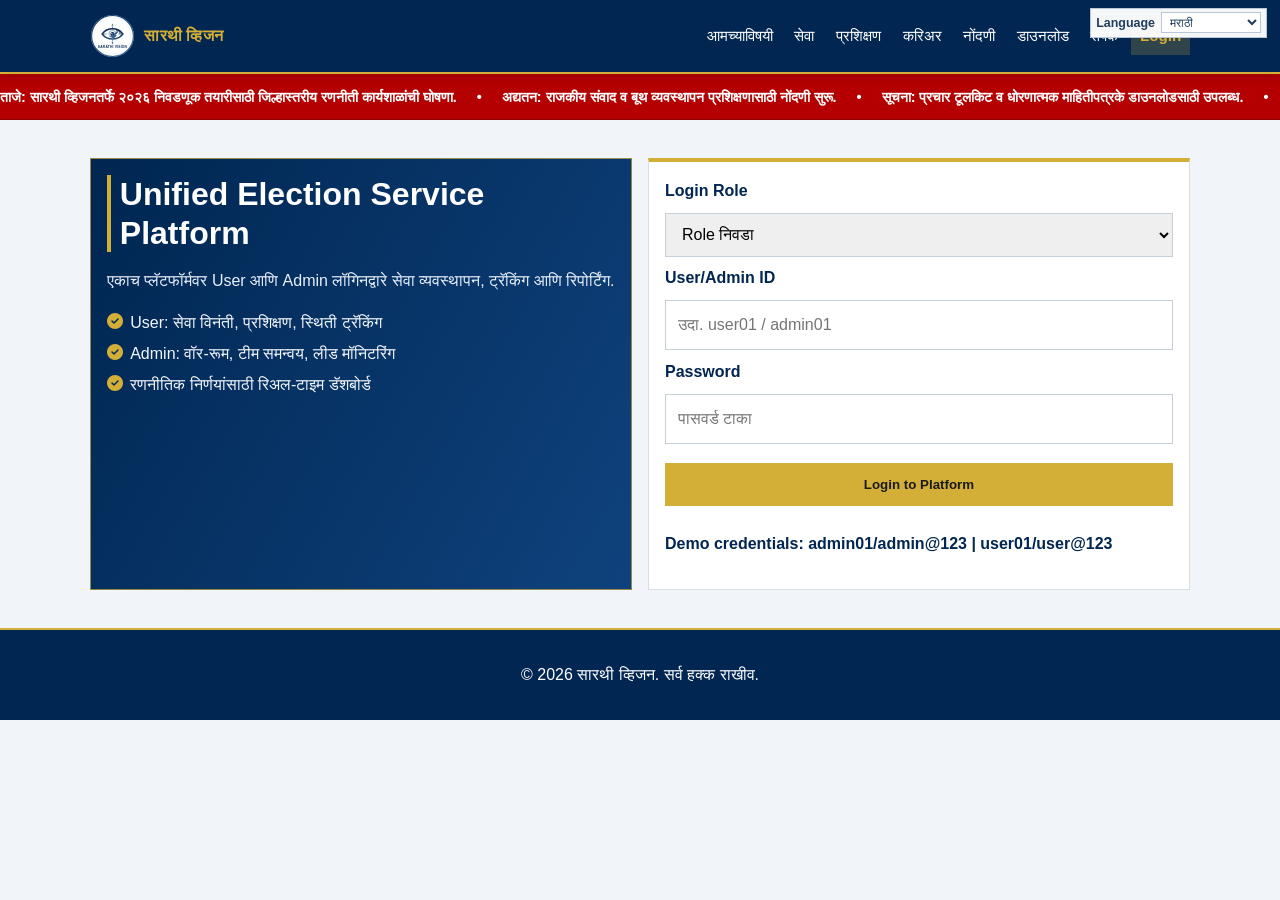
<file: user.html>
<!DOCTYPE html>
<html lang="mr">
<head>
  <meta charset="UTF-8" />
  <meta name="viewport" content="width=device-width, initial-scale=1.0" />
  <title>User Dashboard | सारथी व्हिजन</title>
  <meta name="description" content="User dashboard - सारथी व्हिजन सेवा प्लॅटफॉर्म." />
  <link rel="stylesheet" href="styles.css" />
  <script src="lang.js" defer></script>
</head>
<body>
  <div class="lang-bar" aria-label="Language options"><div class="container lang-wrap"><div class="lang-quick"><button class="lang-btn" type="button" data-lang="en">English</button><button class="lang-btn" type="button" data-lang="hi">हिंदी</button><button class="lang-btn" type="button" data-lang="mr">मराठी</button></div><div class="lang-all"><label class="lang-all-label" for="lang-all">All Indian Languages</label><select id="lang-all" class="lang-select" name="lang-all"><option value="mr">Marathi</option><option value="hi">Hindi</option><option value="en">English</option><option value="bn">Bengali</option><option value="ta">Tamil</option><option value="te">Telugu</option><option value="kn">Kannada</option><option value="ml">Malayalam</option><option value="gu">Gujarati</option><option value="pa">Punjabi</option><option value="or">Odia</option><option value="as">Assamese</option><option value="ur">Urdu</option><option value="sa">Sanskrit</option><option value="kok">Konkani</option><option value="mai">Maithili</option><option value="mni">Manipuri</option><option value="ne">Nepali</option><option value="bodo">Bodo</option><option value="san">Santali</option><option value="dog">Dogri</option><option value="ks">Kashmiri</option></select></div><p class="lang-note" id="lang-note">सध्या मुख्य मजकूर मराठीत उपलब्ध आहे.</p></div></div>

  <header class="top-ticker" aria-label="ताज्या घडामोडी"><div class="ticker-track"><span>ताजे: सारथी व्हिजनतर्फे २०२६ निवडणूक तयारीसाठी जिल्हास्तरीय रणनीती कार्यशाळांची घोषणा.</span><span>•</span><span>अद्यतन: राजकीय संवाद व बूथ व्यवस्थापन प्रशिक्षणासाठी नोंदणी सुरू.</span><span>•</span><span>सूचना: प्रचार टूलकिट व धोरणात्मक माहितीपत्रके डाउनलोडसाठी उपलब्ध.</span><span>•</span></div></header>

  <nav class="site-nav" aria-label="मुख्य नेव्हिगेशन">
    <div class="container nav-wrap">
      <a class="brand" href="index.html"><img class="site-logo" src="logo.svg" alt="Sarathi Vision Logo" /> <span>सारथी व्हिजन</span></a>
      <ul class="nav-links">
        <li><a href="services.html">सेवा</a></li>
        <li><a href="training.html">प्रशिक्षण</a></li>
        <li><a href="downloads.html">डाउनलोड</a></li>
        <li><a href="contact.html">संपर्क</a></li>
        <li><a href="login.html">Login</a></li>
      </ul>
    </div>
  </nav>

  <main>
    <section class="section section-alt">
      <div class="container dashboard-head">
        <h2>User Service Dashboard</h2>
        <div class="dashboard-actions">
          <p id="userWelcome" class="payment-note">Welcome</p>
          <button id="logoutBtn" class="btn" type="button">Logout</button>
        </div>
      </div>
    </section>

    <section class="section">
      <div class="container dashboard-grid">
        <article class="card">
          <h3>Survey Request</h3>
          <p>आपल्या मतदारसंघासाठी वैज्ञानिक सर्वेक्षण विनंती नोंदवा.</p>
          <a class="btn" href="registration.html">Request Service</a>
        </article>
        <article class="card">
          <h3>Training Enrollment Status</h3>
          <p>प्रशिक्षण नोंदणी आणि पेमेंट पुष्टीकरण स्थिती पहा.</p>
          <a class="btn" href="training.html#training-registration">View Status</a>
        </article>
        <article class="card">
          <h3>War-Room Support Ticket</h3>
          <p>तत्काळ रणनीती/संदेश सहाय्यासाठी सपोर्ट विनंती तयार करा.</p>
          <a class="btn" href="contact.html">Raise Ticket</a>
        </article>
      </div>
    </section>
  </main>

  <footer class="site-footer"><div class="container"><p>© 2026 सारथी व्हिजन. सर्व हक्क राखीव.</p></div></footer>

  <script>
    (function () {
      const role = localStorage.getItem("svRole");
      const user = localStorage.getItem("svUser") || "User";
      if (role !== "user") {
        window.location.href = "login.html";
        return;
      }

      document.getElementById("userWelcome").textContent = "Welcome, " + user;
      document.getElementById("logoutBtn").addEventListener("click", function () {
        localStorage.removeItem("svRole");
        localStorage.removeItem("svUser");
        window.location.href = "login.html";
      });
    })();
  </script>
</body>
</html>
</file>
<file: styles.css>
:root {
  --navy: #002651;
  --gold: #D4AF37;
  --red: #B40000;
  --white: #ffffff;
  --ink: #13263c;
  --line: #d8dee6;
}

* {
  box-sizing: border-box;
}

html {
  scroll-behavior: smooth;
}

body {
  margin: 0;
  font-family: "Mukta", "Segoe UI", sans-serif;
  color: var(--ink);
  background: #f1f4f8;
  line-height: 1.6;
}

.gov-lang-switcher {
  position: fixed;
  top: 0.4rem;
  right: 0.5rem;
  z-index: 2200;
  display: inline-flex;
  align-items: center;
  gap: 0.35rem;
  background: rgba(255, 255, 255, 0.96);
  border: 1px solid #b8c6d8;
  padding: 0.2rem 0.35rem;
}

.gov-lang-label {
  color: #1f3d5c;
  font-size: 0.78rem;
  font-weight: 700;
  line-height: 1;
}

.gov-lang-select {
  border: 1px solid #b8c6d8;
  background: #ffffff;
  color: #1f3d5c;
  font: inherit;
  font-size: 0.78rem;
  padding: 0.1rem 0.25rem;
  min-width: 6.25rem;
}

.goog-te-banner-frame,
.goog-te-banner-frame.skiptranslate,
.goog-te-menu-frame,
.goog-te-menu-frame.skiptranslate,
.goog-te-gadget,
.goog-logo-link,
#google_translate_element {
  display: none !important;
}

iframe[class*="VIpgJd-ZVi9od"],
div[class*="VIpgJd-ZVi9od"],
div[class*="goog-te-balloon"],
div[class*="goog-tooltip"] {
  display: none !important;
}

.goog-text-highlight {
  background-color: transparent !important;
  box-shadow: none !important;
}

#google_translate_element.translator-anchor {
  display: block !important;
  position: absolute;
  left: -9999px;
  top: 0;
  width: 1px;
  height: 1px;
  overflow: hidden;
  opacity: 0;
  pointer-events: none;
}

body {
  top: 0 !important;
}

.container {
  width: min(100% - 2rem, 1100px);
  margin-inline: auto;
}

.lang-bar {
  display: none !important;
}

.lang-wrap {
  display: flex;
  align-items: center;
  gap: 0.35rem;
  flex-wrap: nowrap;
  padding: 0.32rem 0;
}

.lang-quick {
  display: flex;
  flex-wrap: nowrap;
  gap: 0;
  overflow-x: auto;
  white-space: nowrap;
  scrollbar-width: thin;
  -webkit-overflow-scrolling: touch;
  width: 100%;
  align-items: center;
}

.lang-quick::before {
  content: "Language / भाषा:";
  flex: 0 0 auto;
  color: #24415f;
  font-size: 0.84rem;
  font-weight: 700;
  margin-right: 0.35rem;
}

.lang-btn {
  flex: 0 0 auto;
  border: none;
  background: transparent;
  color: #24415f;
  font: inherit;
  font-weight: 600;
  font-size: 0.86rem;
  line-height: 1;
  padding: 0.15rem 0.38rem;
  cursor: pointer;
}

.lang-btn + .lang-btn {
  border-left: 1px solid #b7c3d4;
}

.lang-btn.active,
.lang-btn:hover,
.lang-btn:focus-visible {
  background: transparent;
  color: var(--navy);
  text-decoration: underline;
  text-underline-offset: 2px;
}

.lang-all {
  display: none;
}

.lang-all-label {
  color: var(--navy);
  font-weight: 700;
  font-size: 0.9rem;
}

.lang-select {
  width: 100%;
  padding: 0.25rem 0.45rem;
  border: 1px solid #bcc9d8;
  font: inherit;
}

.lang-note {
  display: none;
}

.top-ticker {
  background: var(--red);
  color: var(--white);
  overflow: hidden;
  white-space: nowrap;
  border-bottom: 1px solid #8d0000;
}

.ticker-track {
  display: inline-block;
  padding: 0.6rem 0;
  animation: ticker-scroll 28s linear infinite;
}

.ticker-track span {
  margin-right: 1.25rem;
  font-size: 0.9rem;
  font-weight: 600;
}

@keyframes ticker-scroll {
  0% {
    transform: translateX(100%);
  }
  100% {
    transform: translateX(-100%);
  }
}

.site-nav {
  position: sticky;
  top: 0;
  z-index: 1000;
  background: var(--navy);
  border-bottom: 2px solid var(--gold);
  box-shadow: 0 2px 10px rgba(0, 0, 0, 0.16);
}

.nav-wrap {
  display: flex;
  flex-direction: column;
  gap: 0.75rem;
  padding: 0.85rem 0;
}

.brand {
  color: var(--gold);
  text-decoration: none;
  font-size: 1rem;
  font-weight: 800;
  letter-spacing: 0.01em;
  display: inline-flex;
  align-items: center;
  gap: 0.6rem;
}

.site-logo {
  width: 2.55rem;
  height: 2.55rem;
  padding: 0;
  object-fit: contain;
  display: block;
  border: none;
  border-radius: 50%;
  background: transparent;
  box-shadow: none;
}

.nav-links {
  margin: 0;
  padding: 0;
  list-style: none;
  display: grid;
  grid-template-columns: repeat(2, minmax(0, 1fr));
  gap: 0.35rem;
}

.nav-links a {
  display: block;
  color: var(--white);
  text-decoration: none;
  font-size: 0.95rem;
  padding: 0.4rem 0.55rem;
  border-radius: 0;
}

.nav-links a:hover,
.nav-links a:focus-visible {
  background: rgba(212, 175, 55, 0.16);
  color: var(--gold);
}

.nav-links a.active {
  background: rgba(212, 175, 55, 0.22);
  color: var(--gold);
  font-weight: 700;
}

.section {
  padding: 2.4rem 0;
}

.section-alt {
  background: #f9fbfd;
  border-block: 1px solid var(--line);
}

.hero {
  background: linear-gradient(180deg, #002651, #0b3a73);
  color: var(--white);
  border-bottom: 2px solid var(--gold);
  position: relative;
  overflow: hidden;
}

.hero::before {
  content: "";
  position: absolute;
  width: 380px;
  height: 380px;
  background: radial-gradient(circle, rgba(212, 175, 55, 0.28) 0%, rgba(212, 175, 55, 0) 68%);
  top: -120px;
  right: -120px;
}

.hero::after {
  content: "";
  position: absolute;
  width: 340px;
  height: 340px;
  background: radial-gradient(circle, rgba(255, 255, 255, 0.13) 0%, rgba(255, 255, 255, 0) 70%);
  bottom: -120px;
  left: -120px;
}

.hero-grid {
  display: grid;
  gap: 1rem;
  align-items: stretch;
  position: relative;
  z-index: 1;
}

.hero-copy {
  display: grid;
  align-content: center;
  gap: 0.3rem;
}

.hero-slider {
  width: 100%;
  margin: 0;
  min-height: 230px;
  aspect-ratio: 16 / 9;
  height: clamp(220px, 36vw, 360px);
  overflow: hidden;
  border: 1px solid rgba(212, 175, 55, 0.7);
  border-radius: 0;
  position: relative;
}

.hero-events {
  border: 1px solid rgba(212, 175, 55, 0.7);
  background: rgba(6, 33, 66, 0.7);
  padding: 0.95rem;
  display: grid;
  gap: 0.75rem;
}

.hero-events-head {
  display: flex;
  align-items: center;
  justify-content: space-between;
  gap: 0.6rem;
}

.hero-events-head h3 {
  margin: 0;
  color: #ffffff;
  font-size: 1.06rem;
}

.event-alert {
  display: inline-flex;
  align-items: center;
  gap: 0.35rem;
  background: #b40000;
  color: #ffffff;
  font-size: 0.78rem;
  font-weight: 700;
  padding: 0.2rem 0.45rem;
}

.hero-events-grid {
  display: grid;
  gap: 0.7rem;
}

.event-card {
  background: rgba(255, 255, 255, 0.96);
  border-left: 3px solid var(--gold);
  padding: 0.75rem;
  color: #17304d;
}

.event-card h4 {
  margin: 0.25rem 0 0.35rem;
  color: var(--navy);
  font-size: 1.02rem;
}

.event-card p {
  margin: 0;
}

.event-meta {
  color: #345274;
  font-size: 0.84rem;
  font-weight: 700;
}

.event-actions {
  margin-top: 0.7rem;
  display: flex;
  flex-wrap: wrap;
  gap: 0.5rem;
}

.event-note {
  margin: 0;
  color: #f8fbff;
  font-size: 0.9rem;
}

.hero-slider::after {
  content: "";
  position: absolute;
  inset: 0;
  background: linear-gradient(180deg, rgba(0, 38, 81, 0.12), rgba(0, 38, 81, 0.42));
  pointer-events: none;
}

.hero-slides {
  display: grid;
  grid-template-columns: repeat(4, 100%);
  height: 100%;
  min-height: 230px;
  animation: heroSlide 18s infinite;
}

.hero-slides img {
  width: 100%;
  height: 100%;
  min-height: 230px;
  object-fit: cover;
  object-position: center;
}

@keyframes heroSlide {
  0%,
  22% {
    transform: translateX(0);
  }
  25%,
  47% {
    transform: translateX(-100%);
  }
  50%,
  72% {
    transform: translateX(-200%);
  }
  75%,
  100% {
    transform: translateX(-300%);
  }
}

.eyebrow {
  color: var(--gold);
  font-size: 0.92rem;
  font-weight: 700;
  letter-spacing: 0.02em;
  margin: 0;
}

h1,
h2,
h3 {
  margin-top: 0;
  line-height: 1.2;
}

h1 {
  margin-block: 0.6rem 0.9rem;
  font-size: clamp(1.65rem, 3vw + 1rem, 2.5rem);
}

h2 {
  color: var(--navy);
  font-size: clamp(1.3rem, 2vw + 0.8rem, 2rem);
  border-left: 4px solid var(--gold);
  padding-left: 0.55rem;
  margin-bottom: 0.9rem;
}

.lead {
  max-width: 65ch;
  color: #eaf1fb;
}

.hero-points {
  list-style: none;
  padding: 0;
  margin: 0.35rem 0 0.15rem;
  display: grid;
  gap: 0.35rem;
}

.hero-badges {
  display: flex;
  flex-wrap: wrap;
  gap: 0.45rem;
  margin: 0.35rem 0 0.2rem;
}

.hero-badges span {
  border: 1px solid rgba(212, 175, 55, 0.85);
  background: rgba(255, 255, 255, 0.08);
  color: #fef5d8;
  padding: 0.18rem 0.55rem;
  font-size: 0.82rem;
  font-weight: 700;
  letter-spacing: 0.01em;
}

.hero-points li {
  display: inline-flex;
  gap: 0.45rem;
  align-items: flex-start;
  color: #f4f7fc;
  font-weight: 500;
}

.hero-points i {
  color: var(--gold);
  margin-top: 0.2rem;
}

.hero-cta-row {
  display: flex;
  flex-wrap: wrap;
  gap: 0.6rem;
  align-items: center;
}

.subheading {
  color: var(--navy);
  margin: 0 0 0.7rem;
  font-size: 1.2rem;
}

.btn {
  display: inline-block;
  margin-top: 0.65rem;
  background: var(--gold);
  color: #1a1a1a;
  text-decoration: none;
  font-weight: 700;
  padding: 0.75rem 1rem;
  border: 2px solid var(--gold);
  border-radius: 0;
}

.btn:hover,
.btn:focus-visible {
  background: transparent;
  color: var(--gold);
}

.btn-outline-light {
  background: transparent;
  color: #ffffff;
  border-color: rgba(255, 255, 255, 0.88);
}

.btn-outline-light:hover,
.btn-outline-light:focus-visible {
  background: #ffffff;
  color: var(--navy);
  border-color: #ffffff;
}

.grid-cards {
  display: grid;
  gap: 1rem;
}

.strategy-grid {
  display: grid;
  gap: 1rem;
}

.services-layout {
  display: grid;
  gap: 1.25rem;
}

.auth-wrap {
  display: grid;
  gap: 1rem;
}

.auth-intro {
  background: linear-gradient(120deg, #002651 0%, #0f427d 100%);
  border: 1px solid rgba(212, 175, 55, 0.7);
  padding: 1rem;
  color: #ffffff;
}

.auth-intro h2 {
  color: #ffffff;
  border-left-color: var(--gold);
}

.auth-intro p {
  color: #e9f0fb;
}

.auth-form {
  margin-top: 0;
}

.dashboard-head {
  display: flex;
  flex-direction: column;
  gap: 0.6rem;
}

.dashboard-actions {
  display: flex;
  flex-wrap: wrap;
  align-items: center;
  gap: 0.6rem;
}

.dashboard-actions .btn {
  margin-top: 0;
}

.dashboard-grid {
  display: grid;
  gap: 1rem;
}

.about-wrap,
.training-wrap {
  display: grid;
  gap: 1rem;
}

.training-programs {
  display: grid;
  gap: 0.7rem;
  margin-top: 0.8rem;
}

.program-card {
  background: #ffffff;
  border: 1px solid var(--line);
  border-left: 4px solid var(--gold);
  padding: 0.7rem 0.8rem;
}

.program-visual {
  width: 100%;
  aspect-ratio: 16 / 9;
  object-fit: cover;
  object-position: center;
  border: 1px solid var(--line);
  margin-bottom: 0.55rem;
}

.program-card h3 {
  margin: 0;
  font-size: 1.02rem;
  color: var(--navy);
}

.program-card p {
  margin: 0.22rem 0 0;
}

.registration-payment {
  display: grid;
  gap: 1rem;
}

.payment-box {
  background: #ffffff;
  border: 1px solid var(--line);
  border-top: 4px solid var(--gold);
  padding: 1rem;
}

.payment-box h3 {
  margin: 0;
  color: var(--navy);
}

.payment-box p {
  margin: 0.45rem 0 0;
}

.payment-box ul {
  margin: 0.55rem 0 0;
  padding-left: 1rem;
}

.payment-actions {
  display: grid;
  gap: 0.55rem;
  margin-top: 0.75rem;
}

.payment-actions .btn {
  text-align: center;
  width: 100%;
}

.payment-note {
  font-weight: 700;
  color: var(--navy);
}

.smart-form {
  max-width: 100%;
}

.form-grid {
  display: grid;
  gap: 0.7rem;
}

.form-grid .full {
  grid-column: 1 / -1;
}

.smart-form input[readonly] {
  background: #eef4fb;
  font-weight: 700;
}

.payment-flow {
  display: grid;
  gap: 0.55rem;
  margin-top: 0.8rem;
}

.confirmation-box {
  margin-top: 0.9rem;
  border: 1px solid #a7d8b0;
  border-left: 4px solid #2f8f46;
  background: #f3fff5;
  padding: 0.8rem;
}

.confirmation-box h3 {
  margin: 0;
  color: #1f6f36;
}

.confirmation-box p {
  margin: 0.28rem 0 0;
}

.hidden {
  display: none;
}

.about-photo,
.training-photo {
  width: 100%;
  aspect-ratio: 16 / 10;
  height: auto;
  min-height: 230px;
  object-fit: cover;
  object-position: center;
  border-radius: 0;
  border: 1px solid var(--line);
}

.timeline {
  display: grid;
  gap: 0.9rem;
  margin-top: 1rem;
}

.timeline-item {
  display: grid;
  grid-template-columns: 2.25rem 1fr;
  gap: 0.8rem;
  align-items: start;
}

.timeline-step {
  width: 2.25rem;
  height: 2.25rem;
  border-radius: 50%;
  background: var(--navy);
  border: 3px solid var(--gold);
  color: var(--white);
  font-weight: 800;
  display: grid;
  place-items: center;
  margin-top: 0.1rem;
}

.timeline-card {
  background: #fbfcff;
  border: 1px solid var(--line);
  border-left: 4px solid var(--gold);
  padding: 0.85rem 0.95rem;
}

.timeline-card h3 {
  color: var(--navy);
  margin-bottom: 0.4rem;
}

.timeline-card p {
  margin: 0;
}

.card {
  background: #ffffff;
  border: 1px solid var(--line);
  border-top: 4px solid var(--gold);
  padding: 1rem;
  box-shadow: none;
  transition: transform 0.2s ease, box-shadow 0.2s ease;
}

.card:hover {
  transform: translateY(-2px);
  box-shadow: 0 8px 24px rgba(0, 38, 81, 0.1);
}

.card img {
  width: 100%;
  aspect-ratio: 16 / 10;
  height: auto;
  min-height: 170px;
  object-fit: cover;
  object-position: center;
  border-radius: 0;
  border: 1px solid var(--line);
  margin-bottom: 0.75rem;
}

.card h3 {
  color: var(--navy);
  margin-bottom: 0.45rem;
}

.service-icon {
  font-size: 1.2rem;
  color: var(--gold);
}

.download-list {
  margin: 0;
  padding-left: 1rem;
}

.icon-list {
  list-style: none;
  padding: 0;
}

.icon-list li + li {
  margin-top: 0.5rem;
}

.download-list a {
  color: var(--navy);
  font-weight: 600;
  text-decoration: none;
  display: inline-flex;
  align-items: center;
  gap: 0.55rem;
}

.download-list a:hover,
.download-list a:focus-visible {
  color: #7b6000;
  text-decoration: underline;
}

.trust-strip-wrap {
  padding-top: 1.3rem;
  padding-bottom: 1.6rem;
}

.trust-strip {
  display: grid;
  gap: 0.75rem;
}

.trust-item {
  background: #ffffff;
  border: 1px solid var(--line);
  border-left: 4px solid var(--gold);
  padding: 0.8rem 0.95rem;
}

.trust-item i {
  color: var(--gold);
  font-size: 1.05rem;
}

.trust-item h3 {
  margin: 0.2rem 0 0;
  color: var(--navy);
  font-size: 1.25rem;
}

.trust-item p {
  margin: 0.05rem 0 0;
  color: #314760;
  font-weight: 500;
}

.readiness-wrap {
  padding-top: 0;
}

.readiness-box {
  background: linear-gradient(120deg, #002651 0%, #0c3f7d 100%);
  border: 1px solid rgba(212, 175, 55, 0.7);
  padding: 1rem;
}

.readiness-head h2 {
  color: #ffffff;
  border-left-color: var(--gold);
  margin-bottom: 0.35rem;
}

.readiness-head p {
  color: #e6eef9;
  margin: 0 0 0.8rem;
}

.readiness-grid {
  display: grid;
  gap: 0.7rem;
}

.readiness-item {
  background: rgba(255, 255, 255, 0.08);
  border: 1px solid rgba(212, 175, 55, 0.45);
  padding: 0.75rem;
}

.readiness-item h3 {
  margin: 0;
  color: var(--gold);
  font-size: 1.6rem;
  line-height: 1;
}

.readiness-item p {
  margin: 0.3rem 0 0;
  color: #ffffff;
  font-weight: 600;
}

.campaign-visuals-wrap {
  padding-top: 1.4rem;
}

.campaign-visuals {
  display: grid;
  gap: 0.8rem;
}

.campaign-visuals figure {
  margin: 0;
  border: 1px solid var(--line);
  background: #ffffff;
}

.campaign-visuals img {
  width: 100%;
  aspect-ratio: 16 / 9;
  object-fit: cover;
  display: block;
}

.campaign-visuals figcaption {
  padding: 0.5rem 0.65rem;
  font-weight: 700;
  color: var(--navy);
}

.service-banner {
  padding-bottom: 1.3rem;
}

.service-banner-grid {
  display: grid;
  gap: 0.9rem;
  align-items: center;
  background: linear-gradient(120deg, #002651 0%, #144a88 100%);
  color: #ffffff;
  border: 1px solid rgba(212, 175, 55, 0.75);
  padding: 1rem;
}

.service-banner-grid h2 {
  color: #ffffff;
  border-left-color: var(--gold);
}

.service-banner-grid p {
  margin: 0;
  color: #e7eef8;
}

.service-banner-grid img {
  width: 100%;
  aspect-ratio: 16 / 9;
  object-fit: cover;
  border: 1px solid rgba(212, 175, 55, 0.55);
}

.lead-form {
  background: #ffffff;
  border: 1px solid var(--line);
  border-top: 4px solid var(--gold);
  padding: 1rem;
  display: grid;
  gap: 0.55rem;
  max-width: 700px;
}

.lead-form label {
  font-weight: 700;
  color: var(--navy);
}

.lead-form input,
.lead-form select,
.lead-form textarea {
  width: 100%;
  padding: 0.72rem 0.75rem;
  border: 1px solid #c6d0dc;
  border-radius: 0;
  font: inherit;
}

.lead-form input:focus,
.lead-form select:focus,
.lead-form textarea:focus {
  outline: 2px solid rgba(0, 38, 81, 0.35);
  border-color: var(--navy);
}

.lead-form input[type="file"] {
  padding: 0.5rem 0.55rem;
  background: #ffffff;
}

.photo-strip {
  display: grid;
  gap: 0.8rem;
}

.photo-strip img {
  width: 100%;
  height: 180px;
  object-fit: cover;
  border-radius: 0.35rem;
  border: 1px solid var(--line);
}

.site-footer {
  background: var(--navy);
  color: var(--white);
  text-align: center;
  padding: 1rem 0 4.5rem;
  border-top: 2px solid var(--gold);
}

.mobile-actions {
  position: fixed;
  left: 0;
  right: 0;
  bottom: 0;
  z-index: 1100;
  display: grid;
  grid-template-columns: 1fr 1fr;
  background: var(--white);
  border-top: 2px solid var(--navy);
}

.mobile-btn {
  text-decoration: none;
  color: var(--white);
  font-weight: 700;
  padding: 0.8rem 0.6rem;
  display: inline-flex;
  justify-content: center;
  align-items: center;
  gap: 0.45rem;
}

.mobile-btn.call {
  background: var(--navy);
}

.mobile-btn.whatsapp {
  background: var(--gold);
  color: #1a1a1a;
}

@media (min-width: 700px) {
  .gov-lang-switcher {
    top: 0.5rem;
    right: 0.8rem;
  }

  .site-logo {
    width: 2.8rem;
    height: 2.8rem;
  }

  .lang-wrap {
    gap: 0.45rem;
  }

  .nav-wrap {
    flex-direction: row;
    justify-content: space-between;
    align-items: center;
  }

  .nav-links {
    display: flex;
    flex-wrap: wrap;
    gap: 0.25rem;
    align-items: center;
    justify-content: flex-end;
  }

  .grid-cards {
    grid-template-columns: repeat(3, minmax(0, 1fr));
  }

  .trust-strip {
    grid-template-columns: repeat(4, minmax(0, 1fr));
  }

  .readiness-grid {
    grid-template-columns: repeat(4, minmax(0, 1fr));
  }

  .campaign-visuals {
    grid-template-columns: 1.2fr 1fr 1fr;
  }

  .visual-large {
    grid-row: 1 / span 2;
  }

  .visual-large img {
    height: 100%;
    min-height: 100%;
  }

  .service-banner-grid {
    grid-template-columns: 1.1fr 0.9fr;
    padding: 1.2rem;
  }

  .strategy-grid {
    grid-template-columns: repeat(3, minmax(0, 1fr));
  }

  .services-layout {
    grid-template-columns: 1fr 1fr;
    gap: 1.5rem;
  }

  .auth-wrap {
    grid-template-columns: 1fr 1fr;
    align-items: stretch;
  }

  .dashboard-head {
    flex-direction: row;
    justify-content: space-between;
    align-items: center;
  }

  .dashboard-grid {
    grid-template-columns: repeat(3, minmax(0, 1fr));
  }

  .category-grid {
    grid-template-columns: 1fr;
  }

  .about-wrap,
  .training-wrap {
    grid-template-columns: 1.15fr 1fr;
    align-items: center;
    gap: 1.5rem;
  }

  .training-programs {
    grid-template-columns: repeat(2, minmax(0, 1fr));
  }

  .registration-payment {
    grid-template-columns: 1.2fr 0.8fr;
    align-items: start;
  }

  .form-grid {
    grid-template-columns: repeat(2, minmax(0, 1fr));
  }

  .payment-flow {
    grid-template-columns: repeat(2, auto) 1fr;
    align-items: center;
    column-gap: 0.7rem;
  }

  .photo-strip {
    grid-template-columns: repeat(3, minmax(0, 1fr));
    gap: 1rem;
  }

  .hero-grid {
    grid-template-columns: 1.1fr 0.9fr;
    gap: 1.5rem;
  }

  .hero-events {
    grid-column: 1 / -1;
  }

  .hero-events-grid {
    grid-template-columns: repeat(2, minmax(0, 1fr));
  }

  .hero-slider,
  .hero-slides,
  .hero-slides img {
    min-height: 320px;
  }

  .hero-slider {
    height: clamp(300px, 32vw, 420px);
  }

  .timeline {
    gap: 1rem;
  }

  .timeline-item {
    grid-template-columns: 2.5rem 1fr;
    gap: 1rem;
  }

  .timeline-step {
    width: 2.5rem;
    height: 2.5rem;
  }

  .mobile-actions {
    display: none;
  }

  .site-footer {
    padding: 1rem 0;
  }
}
</file>
